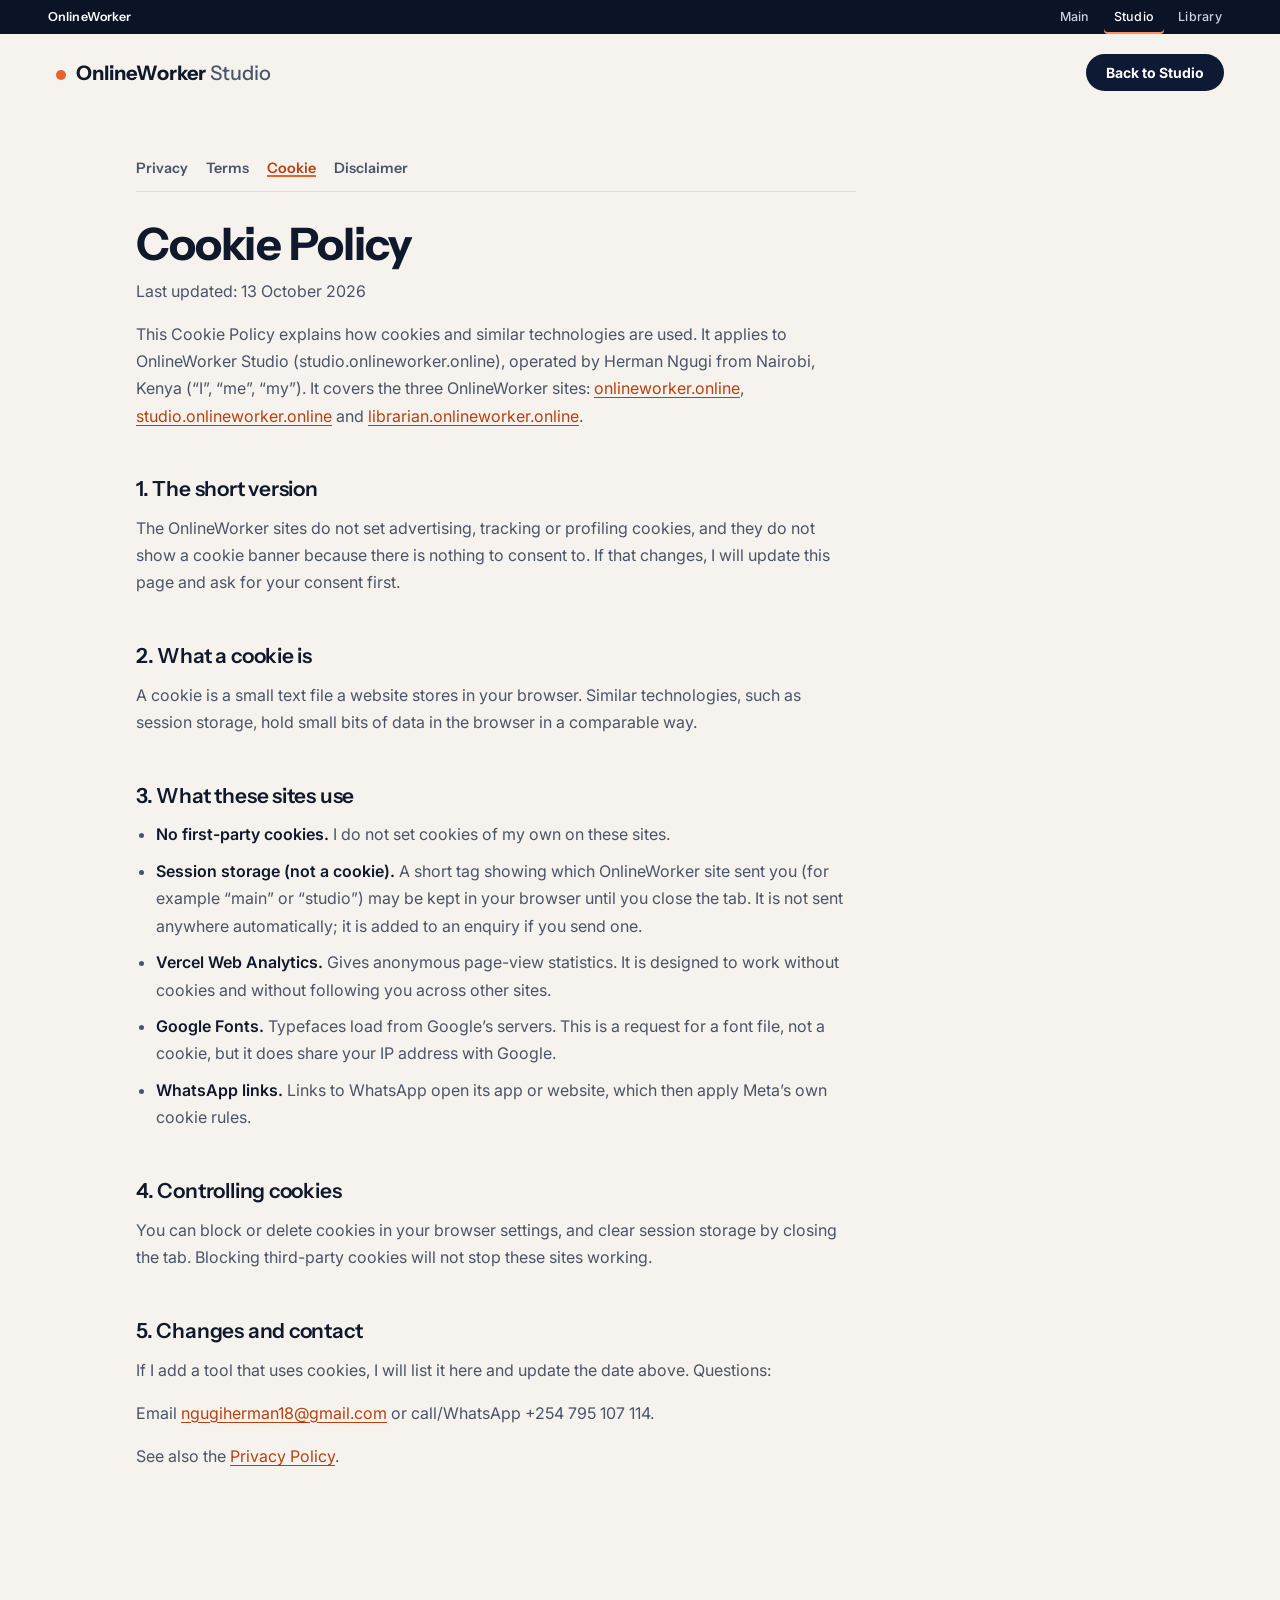
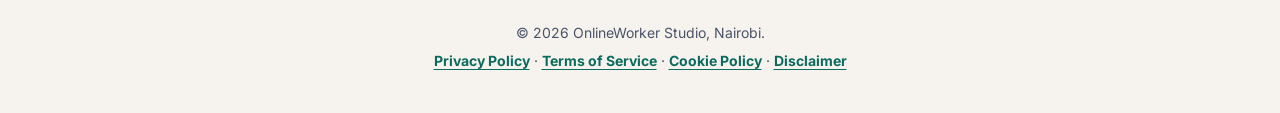
<file: cookies/index.html>
<!DOCTYPE html>
<html lang="en">
<head>
  <meta charset="utf-8">
  <meta name="viewport" content="width=device-width, initial-scale=1">
  <title>Cookie Policy | OnlineWorker Studio</title>
  <meta name="description" content="Which cookies and similar technologies the site uses.">
  <meta name="theme-color" content="#0E1A33">
  <link rel="canonical" href="https://studio.onlineworker.online/cookies/">
  <link rel="icon" href="/assets/img/favicon.svg" type="image/svg+xml">
  <link rel="preconnect" href="https://fonts.googleapis.com">
  <link rel="preconnect" href="https://fonts.gstatic.com" crossorigin>
  <link href="https://fonts.googleapis.com/css2?family=Inter:wght@400;500;600;700&family=Instrument+Sans:wght@500;600;700&display=swap" rel="stylesheet">
  <link rel="stylesheet" href="/assets/css/ow-tokens.css">
  <link rel="stylesheet" href="/assets/css/styles.css">
</head>
<body>
  <a class="skip" href="#main">Skip to content</a>
  <div class="ow-bar"><div class="ow-bar-in"><span class="ow-bar-lead">OnlineWorker</span><nav aria-label="OnlineWorker sites"><a href="https://onlineworker.online/?src=studio">Main</a><a href="https://studio.onlineworker.online/" aria-current="page">Studio</a><a href="https://librarian.onlineworker.online/?src=studio">Library</a></nav></div></div>
  <header class="top"><a class="brand" href="/">OnlineWorker <span>Studio</span></a><a class="btn btn-sm" href="/">Back to Studio</a></header>
  <main id="main" class="legal-wrap">
    <div class="legal"><nav class="legal-nav" aria-label="Legal pages"><a href="/privacy/">Privacy</a><a href="/terms/">Terms</a><a href="/cookies/" aria-current="page">Cookie</a><a href="/disclaimer/">Disclaimer</a></nav><h1 class="legal-title">Cookie Policy</h1>
<p class="legal-meta">Last updated: 13 October 2026</p><p>This Cookie Policy explains how cookies and similar technologies are used. It applies to OnlineWorker Studio (studio.onlineworker.online), operated by Herman Ngugi from Nairobi, Kenya (“I”, “me”, “my”). It covers the three OnlineWorker sites: <a href="https://onlineworker.online">onlineworker.online</a>, <a href="https://studio.onlineworker.online">studio.onlineworker.online</a> and <a href="https://librarian.onlineworker.online">librarian.onlineworker.online</a>.</p>
<h2>1. The short version</h2>
<p>The OnlineWorker sites do not set advertising, tracking or profiling cookies, and they do not show a cookie banner because there is nothing to consent to. If that changes, I will update this page and ask for your consent first.</p>
<h2>2. What a cookie is</h2>
<p>A cookie is a small text file a website stores in your browser. Similar technologies, such as session storage, hold small bits of data in the browser in a comparable way.</p>
<h2>3. What these sites use</h2>
<ul>
<li><strong>No first-party cookies.</strong> I do not set cookies of my own on these sites.</li>
<li><strong>Session storage (not a cookie).</strong> A short tag showing which OnlineWorker site sent you (for example “main” or “studio”) may be kept in your browser until you close the tab. It is not sent anywhere automatically; it is added to an enquiry if you send one.</li>
<li><strong>Vercel Web Analytics.</strong> Gives anonymous page-view statistics. It is designed to work without cookies and without following you across other sites.</li>
<li><strong>Google Fonts.</strong> Typefaces load from Google’s servers. This is a request for a font file, not a cookie, but it does share your IP address with Google.</li>

<li><strong>WhatsApp links.</strong> Links to WhatsApp open its app or website, which then apply Meta’s own cookie rules.</li>
</ul>
<h2>4. Controlling cookies</h2>
<p>You can block or delete cookies in your browser settings, and clear session storage by closing the tab. Blocking third-party cookies will not stop these sites working.</p>
<h2>5. Changes and contact</h2>
<p>If I add a tool that uses cookies, I will list it here and update the date above. Questions: </p>
<p>Email <a href="mailto:ngugiherman18@gmail.com">ngugiherman18@gmail.com</a> or call/WhatsApp +254 795 107 114.</p>
<p>See also the <a href="/privacy/">Privacy Policy</a>.</p>
</div>
  </main>
  <footer class="foot">
    <p>© <span id="year">2026</span> OnlineWorker Studio, Nairobi.</p>
    <p class="foot-links ow-legal-links"><a href="/privacy/">Privacy Policy</a> · <a href="/terms/">Terms of Service</a> · <a href="/cookies/">Cookie Policy</a> · <a href="/disclaimer/">Disclaimer</a></p>
  </footer>
  <script>document.getElementById('year').textContent=new Date().getFullYear()</script>
</body>
</html>
</file>
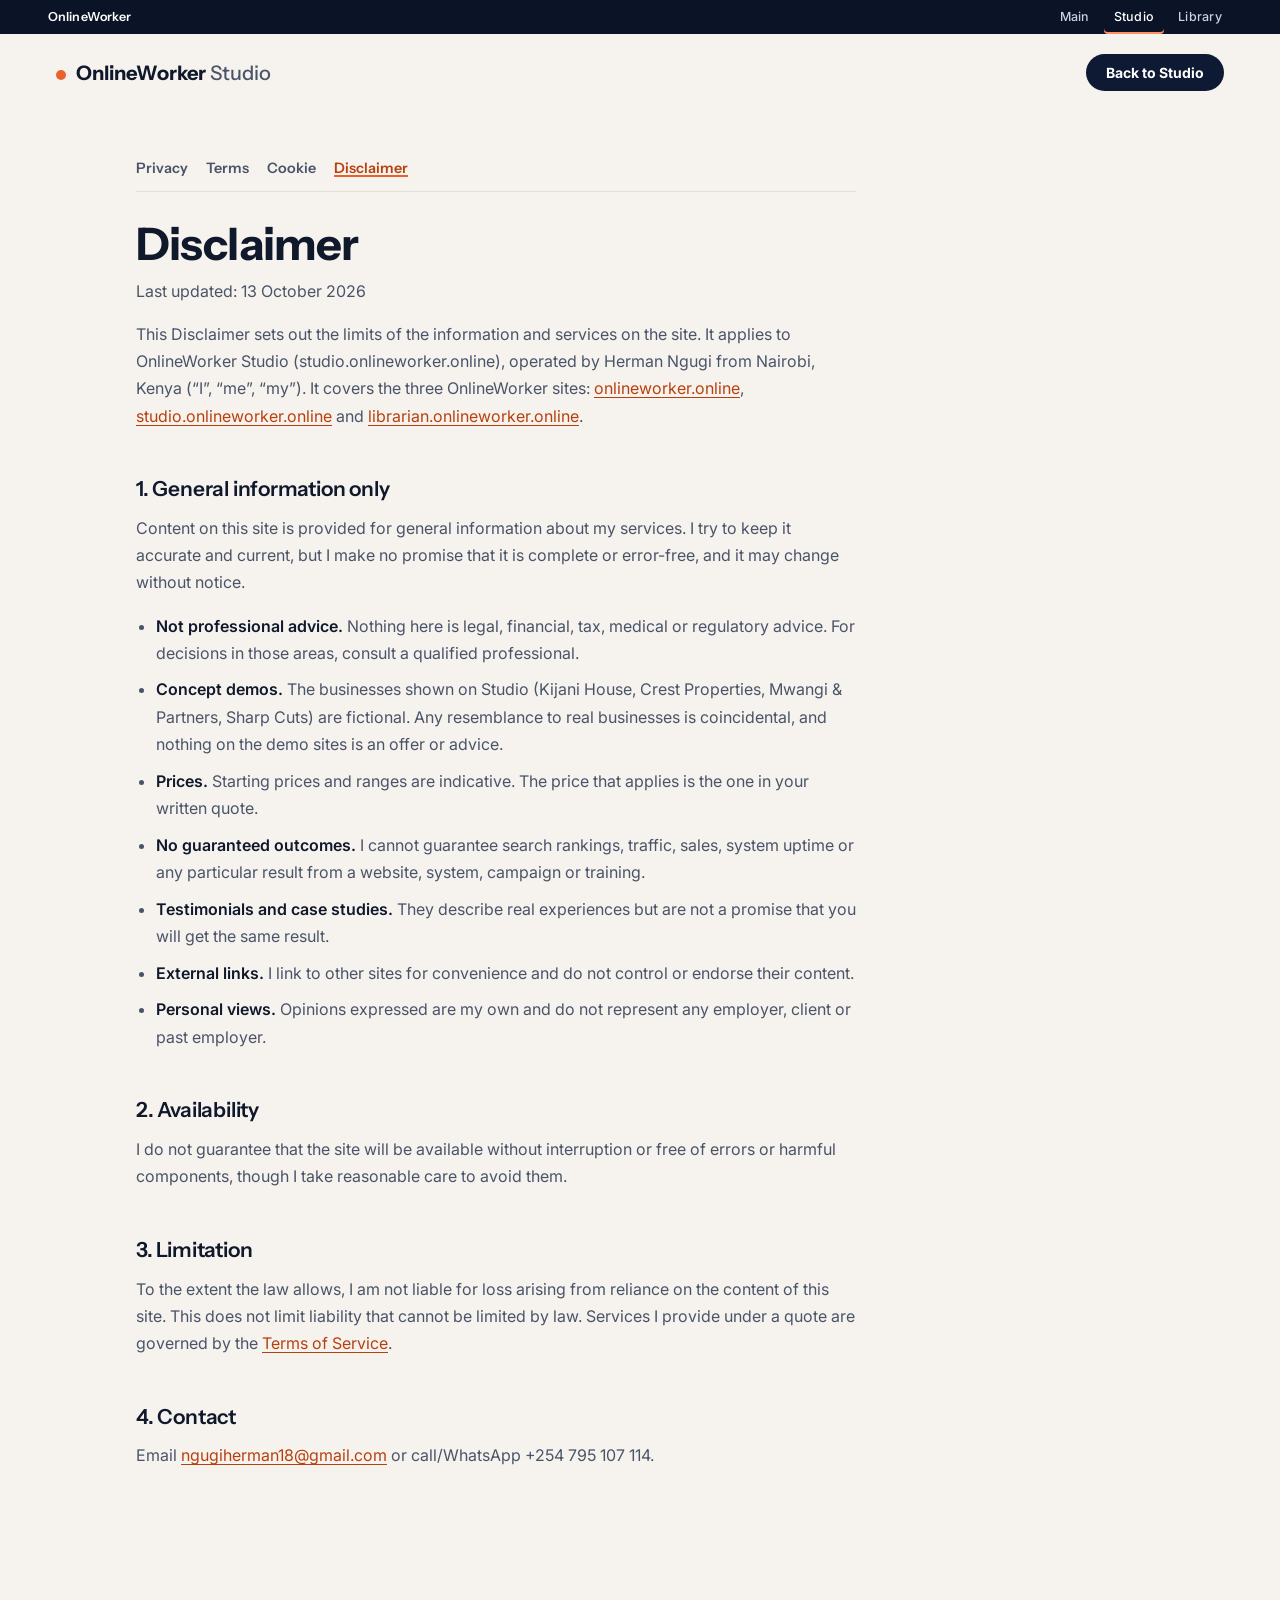
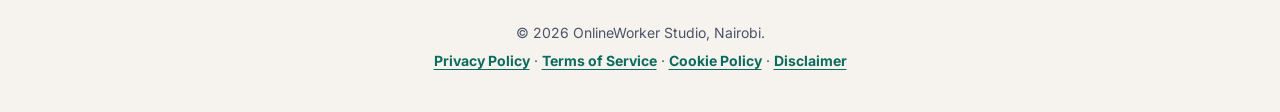
<file: disclaimer/index.html>
<!DOCTYPE html>
<html lang="en">
<head>
  <meta charset="utf-8">
  <meta name="viewport" content="width=device-width, initial-scale=1">
  <title>Disclaimer | OnlineWorker Studio</title>
  <meta name="description" content="The limits of the information and services on the site.">
  <meta name="theme-color" content="#0E1A33">
  <link rel="canonical" href="https://studio.onlineworker.online/disclaimer/">
  <link rel="icon" href="/assets/img/favicon.svg" type="image/svg+xml">
  <link rel="preconnect" href="https://fonts.googleapis.com">
  <link rel="preconnect" href="https://fonts.gstatic.com" crossorigin>
  <link href="https://fonts.googleapis.com/css2?family=Inter:wght@400;500;600;700&family=Instrument+Sans:wght@500;600;700&display=swap" rel="stylesheet">
  <link rel="stylesheet" href="/assets/css/ow-tokens.css">
  <link rel="stylesheet" href="/assets/css/styles.css">
</head>
<body>
  <a class="skip" href="#main">Skip to content</a>
  <div class="ow-bar"><div class="ow-bar-in"><span class="ow-bar-lead">OnlineWorker</span><nav aria-label="OnlineWorker sites"><a href="https://onlineworker.online/?src=studio">Main</a><a href="https://studio.onlineworker.online/" aria-current="page">Studio</a><a href="https://librarian.onlineworker.online/?src=studio">Library</a></nav></div></div>
  <header class="top"><a class="brand" href="/">OnlineWorker <span>Studio</span></a><a class="btn btn-sm" href="/">Back to Studio</a></header>
  <main id="main" class="legal-wrap">
    <div class="legal"><nav class="legal-nav" aria-label="Legal pages"><a href="/privacy/">Privacy</a><a href="/terms/">Terms</a><a href="/cookies/">Cookie</a><a href="/disclaimer/" aria-current="page">Disclaimer</a></nav><h1 class="legal-title">Disclaimer</h1>
<p class="legal-meta">Last updated: 13 October 2026</p><p>This Disclaimer sets out the limits of the information and services on the site. It applies to OnlineWorker Studio (studio.onlineworker.online), operated by Herman Ngugi from Nairobi, Kenya (“I”, “me”, “my”). It covers the three OnlineWorker sites: <a href="https://onlineworker.online">onlineworker.online</a>, <a href="https://studio.onlineworker.online">studio.onlineworker.online</a> and <a href="https://librarian.onlineworker.online">librarian.onlineworker.online</a>.</p>
<h2>1. General information only</h2>
<p>Content on this site is provided for general information about my services. I try to keep it accurate and current, but I make no promise that it is complete or error-free, and it may change without notice.</p>
<ul>
<li><strong>Not professional advice.</strong> Nothing here is legal, financial, tax, medical or regulatory advice. For decisions in those areas, consult a qualified professional.</li>
<li><strong>Concept demos.</strong> The businesses shown on Studio (Kijani House, Crest Properties, Mwangi &amp; Partners, Sharp Cuts) are fictional. Any resemblance to real businesses is coincidental, and nothing on the demo sites is an offer or advice.</li>
<li><strong>Prices.</strong> Starting prices and ranges are indicative. The price that applies is the one in your written quote.</li>
<li><strong>No guaranteed outcomes.</strong> I cannot guarantee search rankings, traffic, sales, system uptime or any particular result from a website, system, campaign or training.</li>
<li><strong>Testimonials and case studies.</strong> They describe real experiences but are not a promise that you will get the same result.</li>
<li><strong>External links.</strong> I link to other sites for convenience and do not control or endorse their content.</li>
<li><strong>Personal views.</strong> Opinions expressed are my own and do not represent any employer, client or past employer.</li>
</ul>
<h2>2. Availability</h2>
<p>I do not guarantee that the site will be available without interruption or free of errors or harmful components, though I take reasonable care to avoid them.</p>
<h2>3. Limitation</h2>
<p>To the extent the law allows, I am not liable for loss arising from reliance on the content of this site. This does not limit liability that cannot be limited by law. Services I provide under a quote are governed by the <a href="/terms/">Terms of Service</a>.</p>
<h2>4. Contact</h2>
<p>Email <a href="mailto:ngugiherman18@gmail.com">ngugiherman18@gmail.com</a> or call/WhatsApp +254 795 107 114.</p>
</div>
  </main>
  <footer class="foot">
    <p>© <span id="year">2026</span> OnlineWorker Studio, Nairobi.</p>
    <p class="foot-links ow-legal-links"><a href="/privacy/">Privacy Policy</a> · <a href="/terms/">Terms of Service</a> · <a href="/cookies/">Cookie Policy</a> · <a href="/disclaimer/">Disclaimer</a></p>
  </footer>
  <script>document.getElementById('year').textContent=new Date().getFullYear()</script>
</body>
</html>
</file>
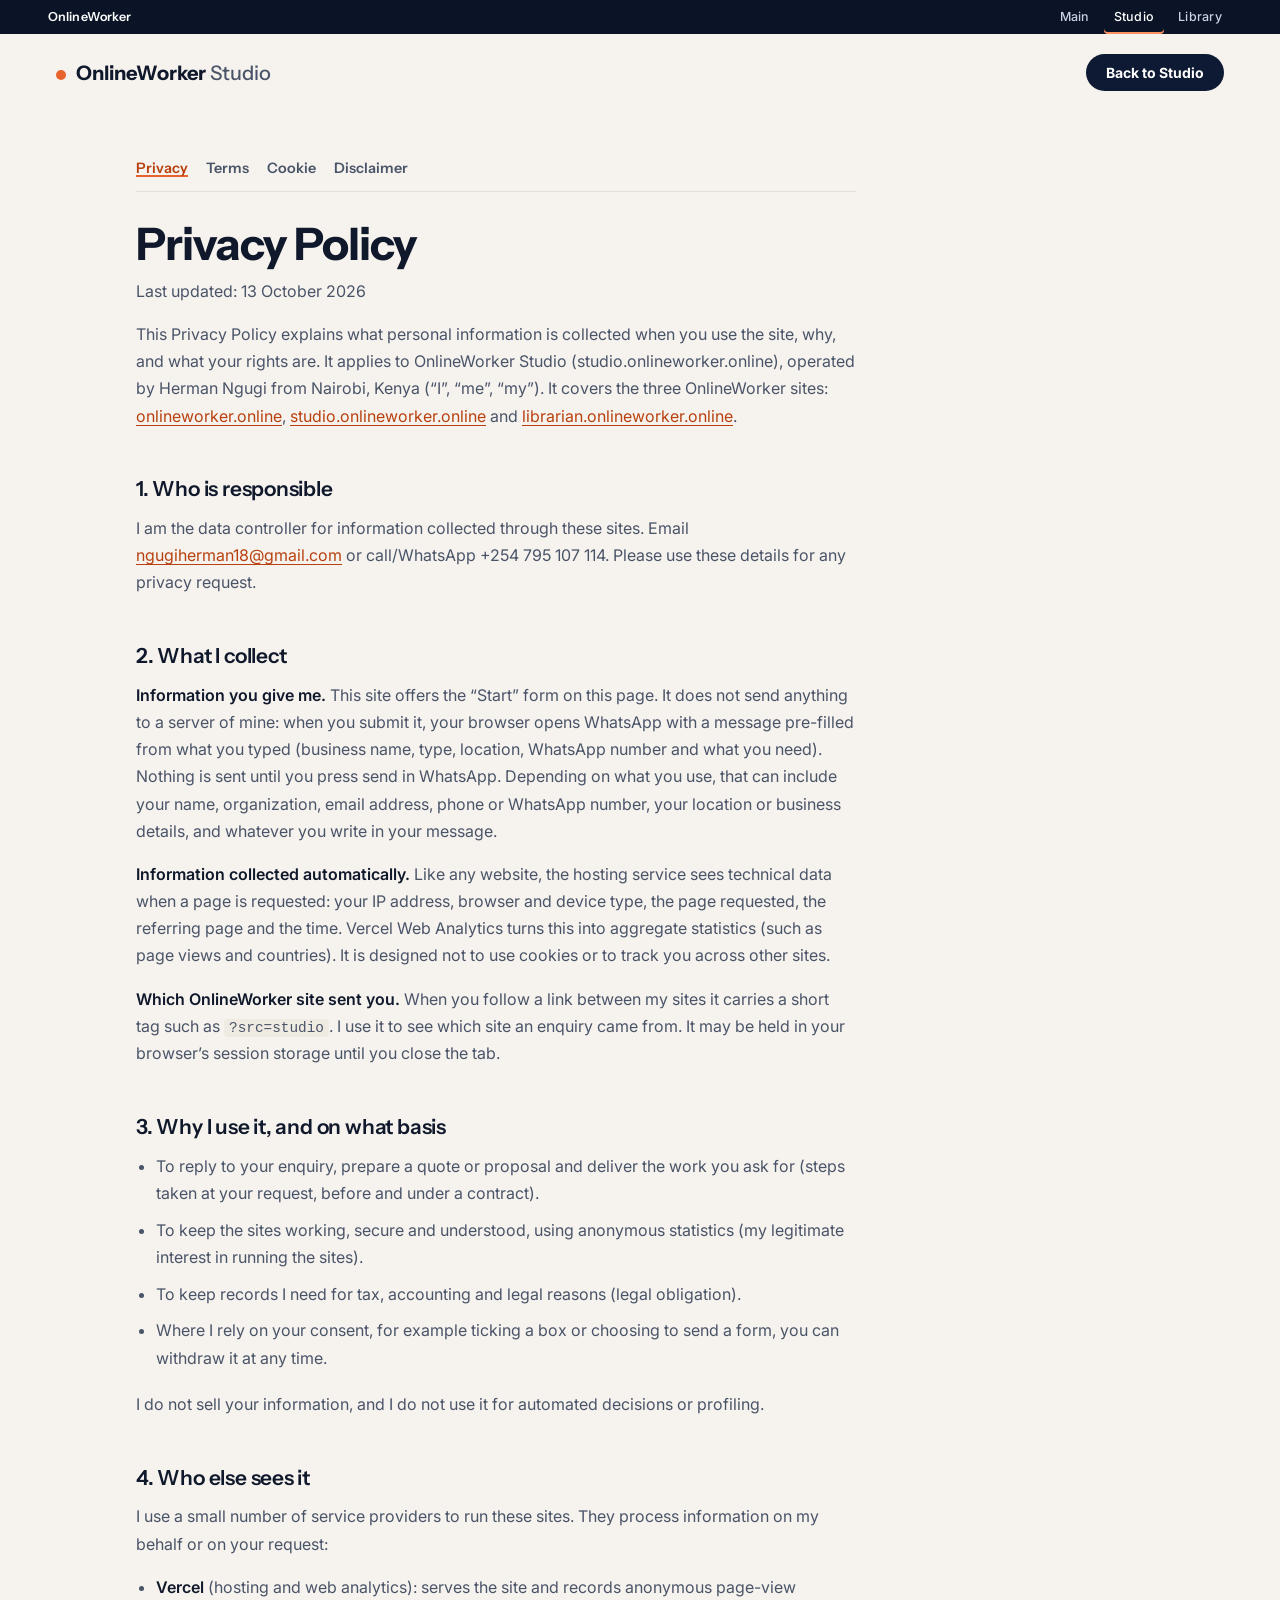
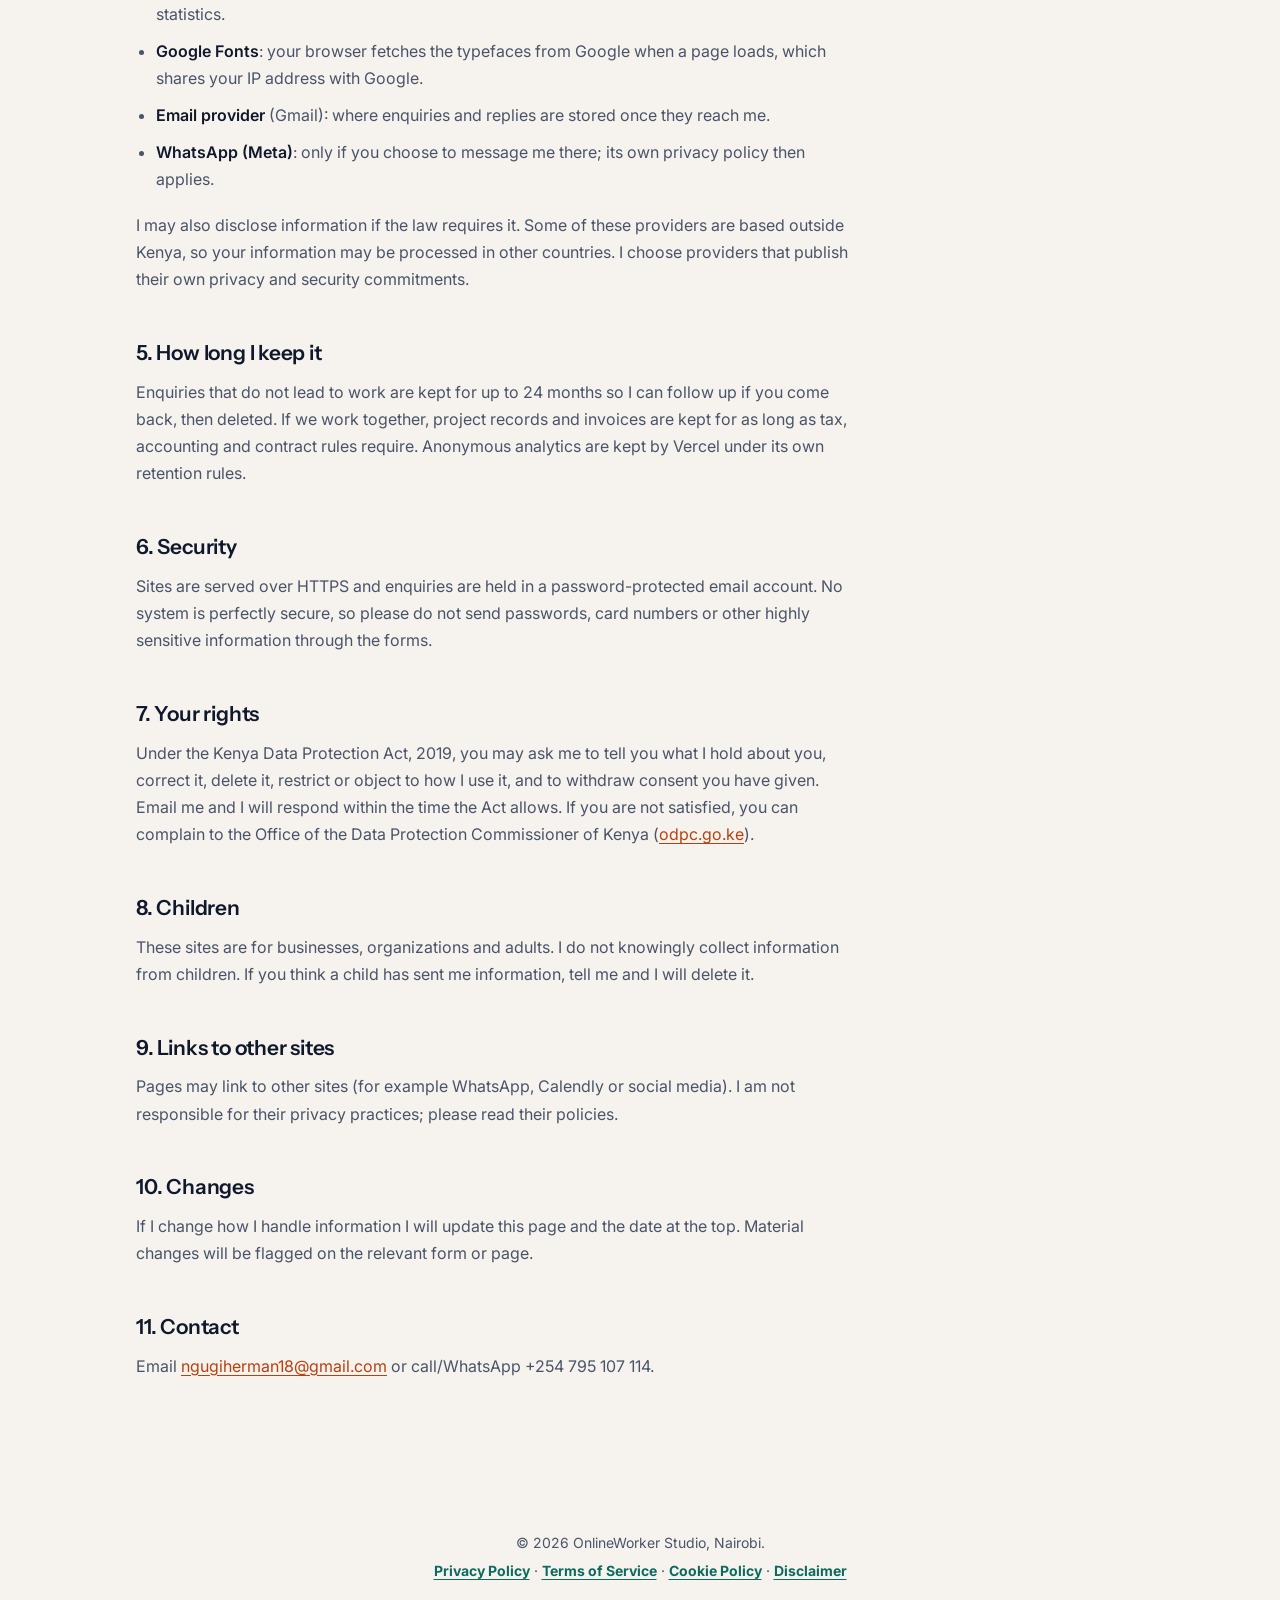
<file: privacy/index.html>
<!DOCTYPE html>
<html lang="en">
<head>
  <meta charset="utf-8">
  <meta name="viewport" content="width=device-width, initial-scale=1">
  <title>Privacy Policy | OnlineWorker Studio</title>
  <meta name="description" content="How personal information is collected, used and protected, and your rights under Kenya’s Data Protection Act.">
  <meta name="theme-color" content="#0E1A33">
  <link rel="canonical" href="https://studio.onlineworker.online/privacy/">
  <link rel="icon" href="/assets/img/favicon.svg" type="image/svg+xml">
  <link rel="preconnect" href="https://fonts.googleapis.com">
  <link rel="preconnect" href="https://fonts.gstatic.com" crossorigin>
  <link href="https://fonts.googleapis.com/css2?family=Inter:wght@400;500;600;700&family=Instrument+Sans:wght@500;600;700&display=swap" rel="stylesheet">
  <link rel="stylesheet" href="/assets/css/ow-tokens.css">
  <link rel="stylesheet" href="/assets/css/styles.css">
</head>
<body>
  <a class="skip" href="#main">Skip to content</a>
  <div class="ow-bar"><div class="ow-bar-in"><span class="ow-bar-lead">OnlineWorker</span><nav aria-label="OnlineWorker sites"><a href="https://onlineworker.online/?src=studio">Main</a><a href="https://studio.onlineworker.online/" aria-current="page">Studio</a><a href="https://librarian.onlineworker.online/?src=studio">Library</a></nav></div></div>
  <header class="top"><a class="brand" href="/">OnlineWorker <span>Studio</span></a><a class="btn btn-sm" href="/">Back to Studio</a></header>
  <main id="main" class="legal-wrap">
    <div class="legal"><nav class="legal-nav" aria-label="Legal pages"><a href="/privacy/" aria-current="page">Privacy</a><a href="/terms/">Terms</a><a href="/cookies/">Cookie</a><a href="/disclaimer/">Disclaimer</a></nav><h1 class="legal-title">Privacy Policy</h1>
<p class="legal-meta">Last updated: 13 October 2026</p><p>This Privacy Policy explains what personal information is collected when you use the site, why, and what your rights are. It applies to OnlineWorker Studio (studio.onlineworker.online), operated by Herman Ngugi from Nairobi, Kenya (“I”, “me”, “my”). It covers the three OnlineWorker sites: <a href="https://onlineworker.online">onlineworker.online</a>, <a href="https://studio.onlineworker.online">studio.onlineworker.online</a> and <a href="https://librarian.onlineworker.online">librarian.onlineworker.online</a>.</p>
<h2>1. Who is responsible</h2>
<p>I am the data controller for information collected through these sites. Email <a href="mailto:ngugiherman18@gmail.com">ngugiherman18@gmail.com</a> or call/WhatsApp +254 795 107 114. Please use these details for any privacy request.</p>
<h2>2. What I collect</h2>
<p><strong>Information you give me.</strong> This site offers the “Start” form on this page. It does not send anything to a server of mine: when you submit it, your browser opens WhatsApp with a message pre-filled from what you typed (business name, type, location, WhatsApp number and what you need). Nothing is sent until you press send in WhatsApp. Depending on what you use, that can include your name, organization, email address, phone or WhatsApp number, your location or business details, and whatever you write in your message.</p>
<p><strong>Information collected automatically.</strong> Like any website, the hosting service sees technical data when a page is requested: your IP address, browser and device type, the page requested, the referring page and the time. Vercel Web Analytics turns this into aggregate statistics (such as page views and countries). It is designed not to use cookies or to track you across other sites.</p>
<p><strong>Which OnlineWorker site sent you.</strong> When you follow a link between my sites it carries a short tag such as <code>?src=studio</code>. I use it to see which site an enquiry came from. It may be held in your browser’s session storage until you close the tab.</p>
<h2>3. Why I use it, and on what basis</h2>
<ul>
<li>To reply to your enquiry, prepare a quote or proposal and deliver the work you ask for (steps taken at your request, before and under a contract).</li>
<li>To keep the sites working, secure and understood, using anonymous statistics (my legitimate interest in running the sites).</li>
<li>To keep records I need for tax, accounting and legal reasons (legal obligation).</li>
<li>Where I rely on your consent, for example ticking a box or choosing to send a form, you can withdraw it at any time.</li>
</ul>
<p>I do not sell your information, and I do not use it for automated decisions or profiling.</p>
<h2>4. Who else sees it</h2>
<p>I use a small number of service providers to run these sites. They process information on my behalf or on your request:</p>
<ul><li><strong>Vercel</strong> (hosting and web analytics): serves the site and records anonymous page-view statistics.</li><li><strong>Google Fonts</strong>: your browser fetches the typefaces from Google when a page loads, which shares your IP address with Google.</li><li><strong>Email provider</strong> (Gmail): where enquiries and replies are stored once they reach me.</li><li><strong>WhatsApp (Meta)</strong>: only if you choose to message me there; its own privacy policy then applies.</li></ul>
<p>I may also disclose information if the law requires it. Some of these providers are based outside Kenya, so your information may be processed in other countries. I choose providers that publish their own privacy and security commitments.</p>
<h2>5. How long I keep it</h2>
<p>Enquiries that do not lead to work are kept for up to 24 months so I can follow up if you come back, then deleted. If we work together, project records and invoices are kept for as long as tax, accounting and contract rules require. Anonymous analytics are kept by Vercel under its own retention rules.</p>
<h2>6. Security</h2>
<p>Sites are served over HTTPS and enquiries are held in a password-protected email account. No system is perfectly secure, so please do not send passwords, card numbers or other highly sensitive information through the forms.</p>
<h2>7. Your rights</h2>
<p>Under the Kenya Data Protection Act, 2019, you may ask me to tell you what I hold about you, correct it, delete it, restrict or object to how I use it, and to withdraw consent you have given. Email me and I will respond within the time the Act allows. If you are not satisfied, you can complain to the Office of the Data Protection Commissioner of Kenya (<a href="https://www.odpc.go.ke">odpc.go.ke</a>).</p>
<h2>8. Children</h2>
<p>These sites are for businesses, organizations and adults. I do not knowingly collect information from children. If you think a child has sent me information, tell me and I will delete it.</p>
<h2>9. Links to other sites</h2>
<p>Pages may link to other sites (for example WhatsApp, Calendly or social media). I am not responsible for their privacy practices; please read their policies.</p>
<h2>10. Changes</h2>
<p>If I change how I handle information I will update this page and the date at the top. Material changes will be flagged on the relevant form or page.</p>
<h2>11. Contact</h2>
<p>Email <a href="mailto:ngugiherman18@gmail.com">ngugiherman18@gmail.com</a> or call/WhatsApp +254 795 107 114.</p>
</div>
  </main>
  <footer class="foot">
    <p>© <span id="year">2026</span> OnlineWorker Studio, Nairobi.</p>
    <p class="foot-links ow-legal-links"><a href="/privacy/">Privacy Policy</a> · <a href="/terms/">Terms of Service</a> · <a href="/cookies/">Cookie Policy</a> · <a href="/disclaimer/">Disclaimer</a></p>
  </footer>
  <script>document.getElementById('year').textContent=new Date().getFullYear()</script>
</body>
</html>
</file>
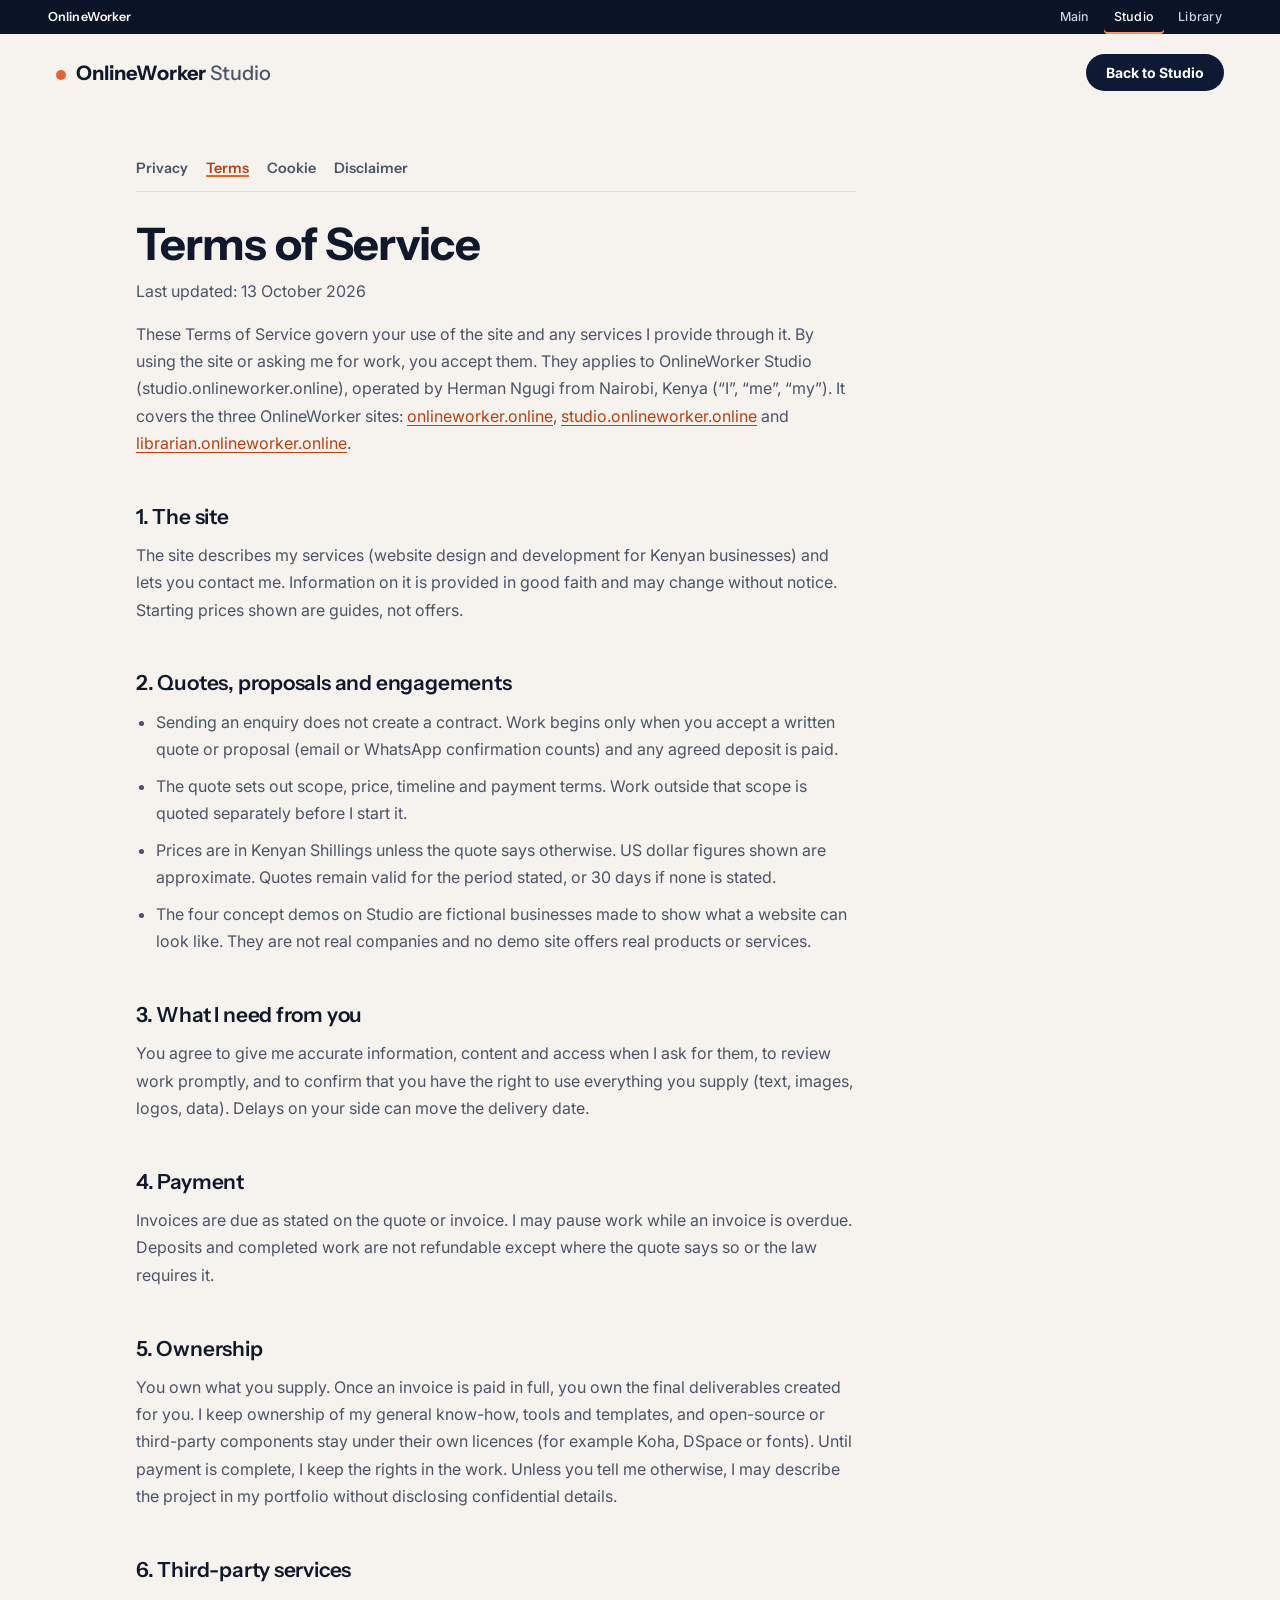
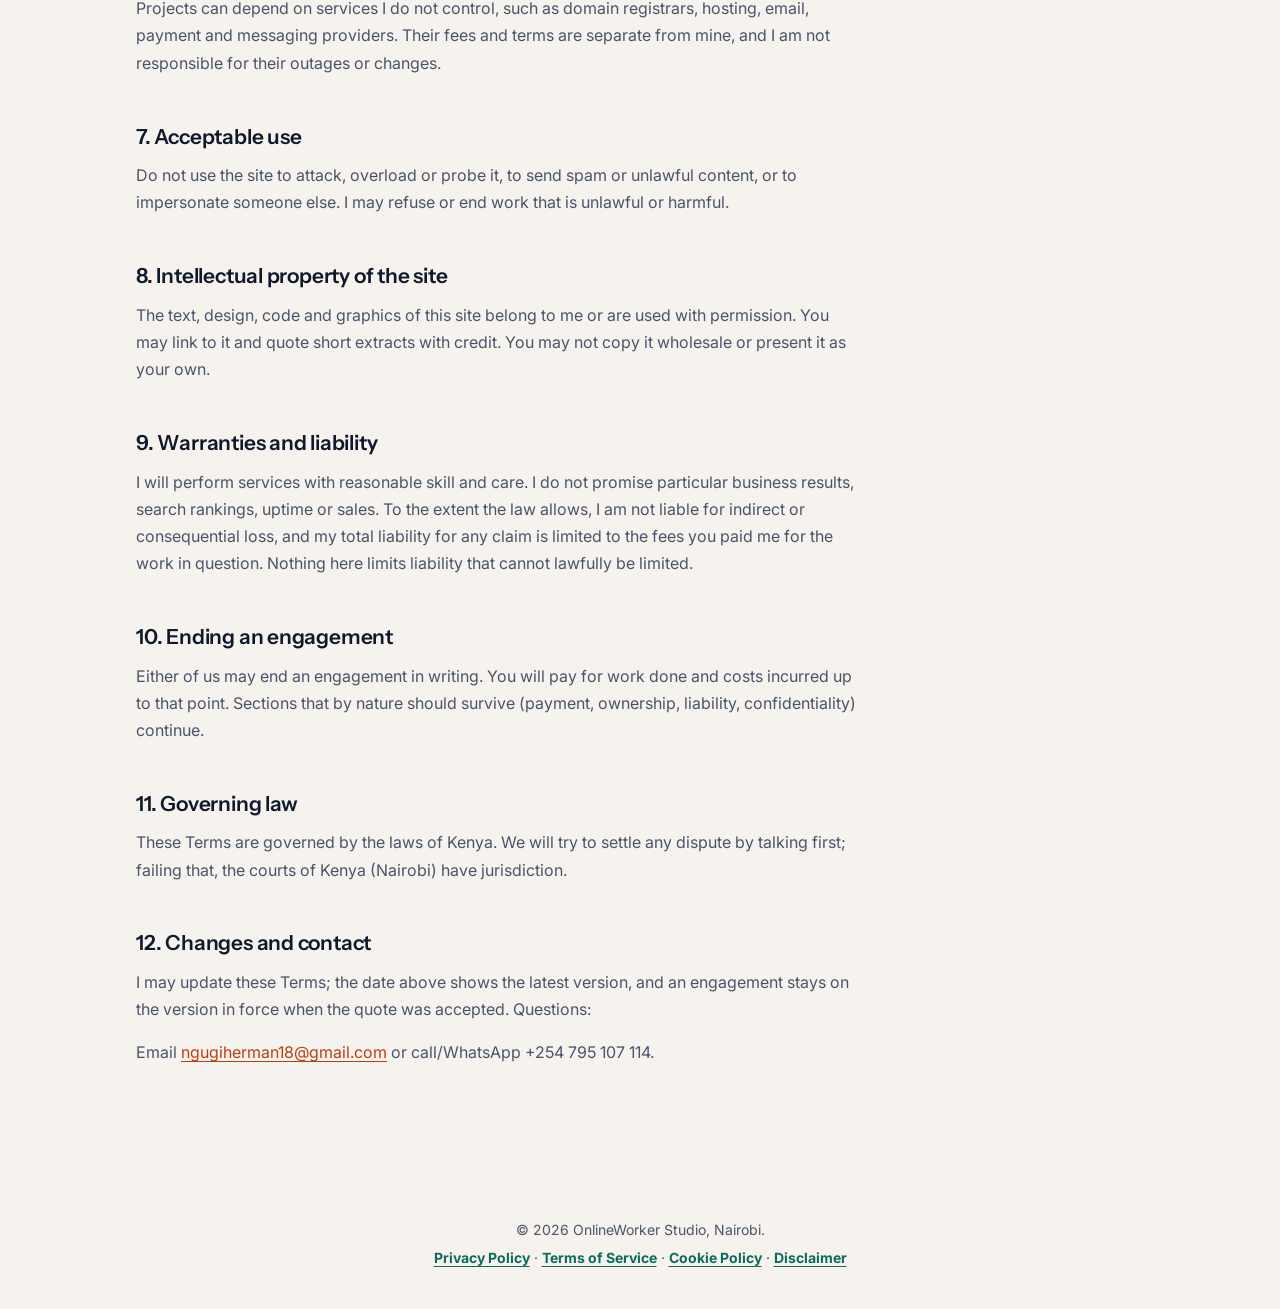
<file: terms/index.html>
<!DOCTYPE html>
<html lang="en">
<head>
  <meta charset="utf-8">
  <meta name="viewport" content="width=device-width, initial-scale=1">
  <title>Terms of Service | OnlineWorker Studio</title>
  <meta name="description" content="The terms for using the site and for work I do for you.">
  <meta name="theme-color" content="#0E1A33">
  <link rel="canonical" href="https://studio.onlineworker.online/terms/">
  <link rel="icon" href="/assets/img/favicon.svg" type="image/svg+xml">
  <link rel="preconnect" href="https://fonts.googleapis.com">
  <link rel="preconnect" href="https://fonts.gstatic.com" crossorigin>
  <link href="https://fonts.googleapis.com/css2?family=Inter:wght@400;500;600;700&family=Instrument+Sans:wght@500;600;700&display=swap" rel="stylesheet">
  <link rel="stylesheet" href="/assets/css/ow-tokens.css">
  <link rel="stylesheet" href="/assets/css/styles.css">
</head>
<body>
  <a class="skip" href="#main">Skip to content</a>
  <div class="ow-bar"><div class="ow-bar-in"><span class="ow-bar-lead">OnlineWorker</span><nav aria-label="OnlineWorker sites"><a href="https://onlineworker.online/?src=studio">Main</a><a href="https://studio.onlineworker.online/" aria-current="page">Studio</a><a href="https://librarian.onlineworker.online/?src=studio">Library</a></nav></div></div>
  <header class="top"><a class="brand" href="/">OnlineWorker <span>Studio</span></a><a class="btn btn-sm" href="/">Back to Studio</a></header>
  <main id="main" class="legal-wrap">
    <div class="legal"><nav class="legal-nav" aria-label="Legal pages"><a href="/privacy/">Privacy</a><a href="/terms/" aria-current="page">Terms</a><a href="/cookies/">Cookie</a><a href="/disclaimer/">Disclaimer</a></nav><h1 class="legal-title">Terms of Service</h1>
<p class="legal-meta">Last updated: 13 October 2026</p><p>These Terms of Service govern your use of the site and any services I provide through it. By using the site or asking me for work, you accept them. They applies to OnlineWorker Studio (studio.onlineworker.online), operated by Herman Ngugi from Nairobi, Kenya (“I”, “me”, “my”). It covers the three OnlineWorker sites: <a href="https://onlineworker.online">onlineworker.online</a>, <a href="https://studio.onlineworker.online">studio.onlineworker.online</a> and <a href="https://librarian.onlineworker.online">librarian.onlineworker.online</a>.</p>
<h2>1. The site</h2>
<p>The site describes my services (website design and development for Kenyan businesses) and lets you contact me. Information on it is provided in good faith and may change without notice. Starting prices shown are guides, not offers.</p>
<h2>2. Quotes, proposals and engagements</h2>
<ul>
<li>Sending an enquiry does not create a contract. Work begins only when you accept a written quote or proposal (email or WhatsApp confirmation counts) and any agreed deposit is paid.</li>
<li>The quote sets out scope, price, timeline and payment terms. Work outside that scope is quoted separately before I start it.</li>
<li>Prices are in Kenyan Shillings unless the quote says otherwise. US dollar figures shown are approximate. Quotes remain valid for the period stated, or 30 days if none is stated.</li>
<li>The four concept demos on Studio are fictional businesses made to show what a website can look like. They are not real companies and no demo site offers real products or services.</li></ul>
<h2>3. What I need from you</h2>
<p>You agree to give me accurate information, content and access when I ask for them, to review work promptly, and to confirm that you have the right to use everything you supply (text, images, logos, data). Delays on your side can move the delivery date.</p>
<h2>4. Payment</h2>
<p>Invoices are due as stated on the quote or invoice. I may pause work while an invoice is overdue. Deposits and completed work are not refundable except where the quote says so or the law requires it.</p>
<h2>5. Ownership</h2>
<p>You own what you supply. Once an invoice is paid in full, you own the final deliverables created for you. I keep ownership of my general know-how, tools and templates, and open-source or third-party components stay under their own licences (for example Koha, DSpace or fonts). Until payment is complete, I keep the rights in the work. Unless you tell me otherwise, I may describe the project in my portfolio without disclosing confidential details.</p>
<h2>6. Third-party services</h2>
<p>Projects can depend on services I do not control, such as domain registrars, hosting, email, payment and messaging providers. Their fees and terms are separate from mine, and I am not responsible for their outages or changes.</p>
<h2>7. Acceptable use</h2>
<p>Do not use the site to attack, overload or probe it, to send spam or unlawful content, or to impersonate someone else. I may refuse or end work that is unlawful or harmful.</p>
<h2>8. Intellectual property of the site</h2>
<p>The text, design, code and graphics of this site belong to me or are used with permission. You may link to it and quote short extracts with credit. You may not copy it wholesale or present it as your own.</p>
<h2>9. Warranties and liability</h2>
<p>I will perform services with reasonable skill and care. I do not promise particular business results, search rankings, uptime or sales. To the extent the law allows, I am not liable for indirect or consequential loss, and my total liability for any claim is limited to the fees you paid me for the work in question. Nothing here limits liability that cannot lawfully be limited.</p>
<h2>10. Ending an engagement</h2>
<p>Either of us may end an engagement in writing. You will pay for work done and costs incurred up to that point. Sections that by nature should survive (payment, ownership, liability, confidentiality) continue.</p>
<h2>11. Governing law</h2>
<p>These Terms are governed by the laws of Kenya. We will try to settle any dispute by talking first; failing that, the courts of Kenya (Nairobi) have jurisdiction.</p>
<h2>12. Changes and contact</h2>
<p>I may update these Terms; the date above shows the latest version, and an engagement stays on the version in force when the quote was accepted. Questions: </p>
<p>Email <a href="mailto:ngugiherman18@gmail.com">ngugiherman18@gmail.com</a> or call/WhatsApp +254 795 107 114.</p>
</div>
  </main>
  <footer class="foot">
    <p>© <span id="year">2026</span> OnlineWorker Studio, Nairobi.</p>
    <p class="foot-links ow-legal-links"><a href="/privacy/">Privacy Policy</a> · <a href="/terms/">Terms of Service</a> · <a href="/cookies/">Cookie Policy</a> · <a href="/disclaimer/">Disclaimer</a></p>
  </footer>
  <script>document.getElementById('year').textContent=new Date().getFullYear()</script>
</body>
</html>
</file>
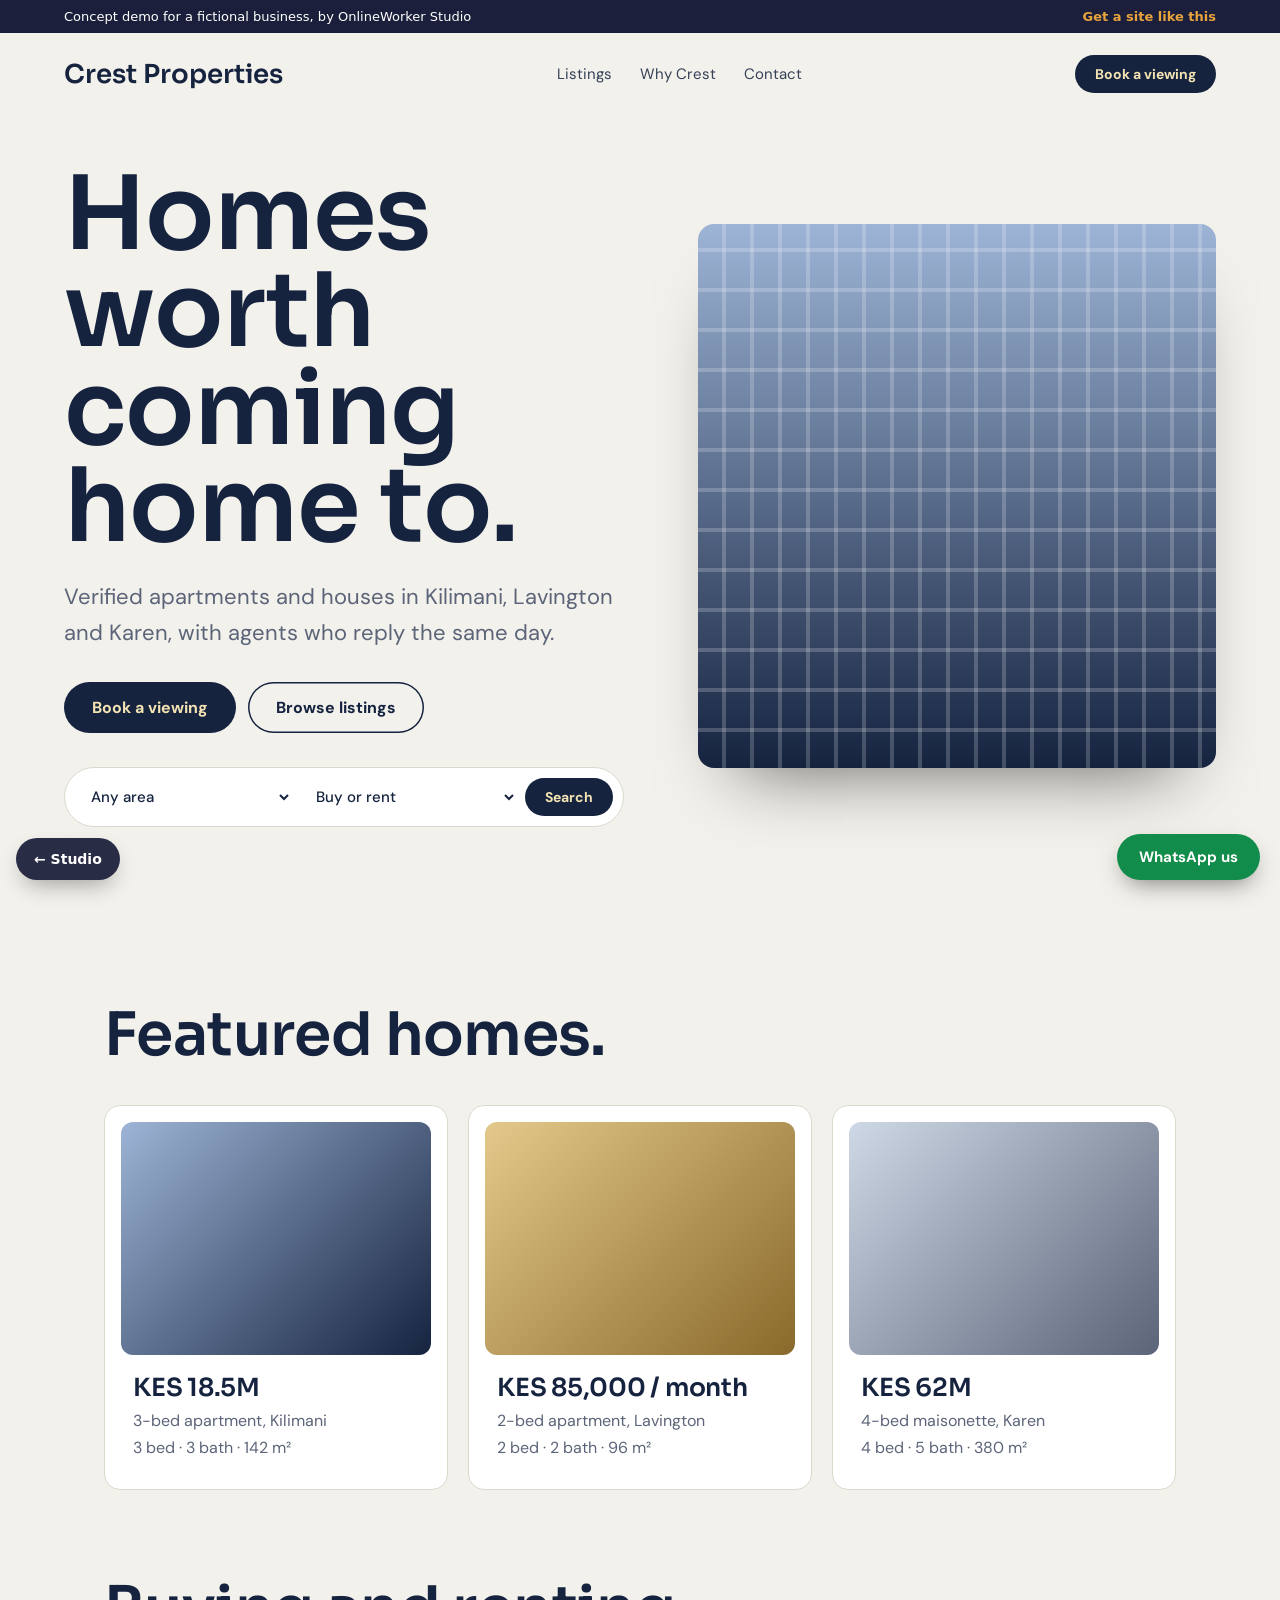
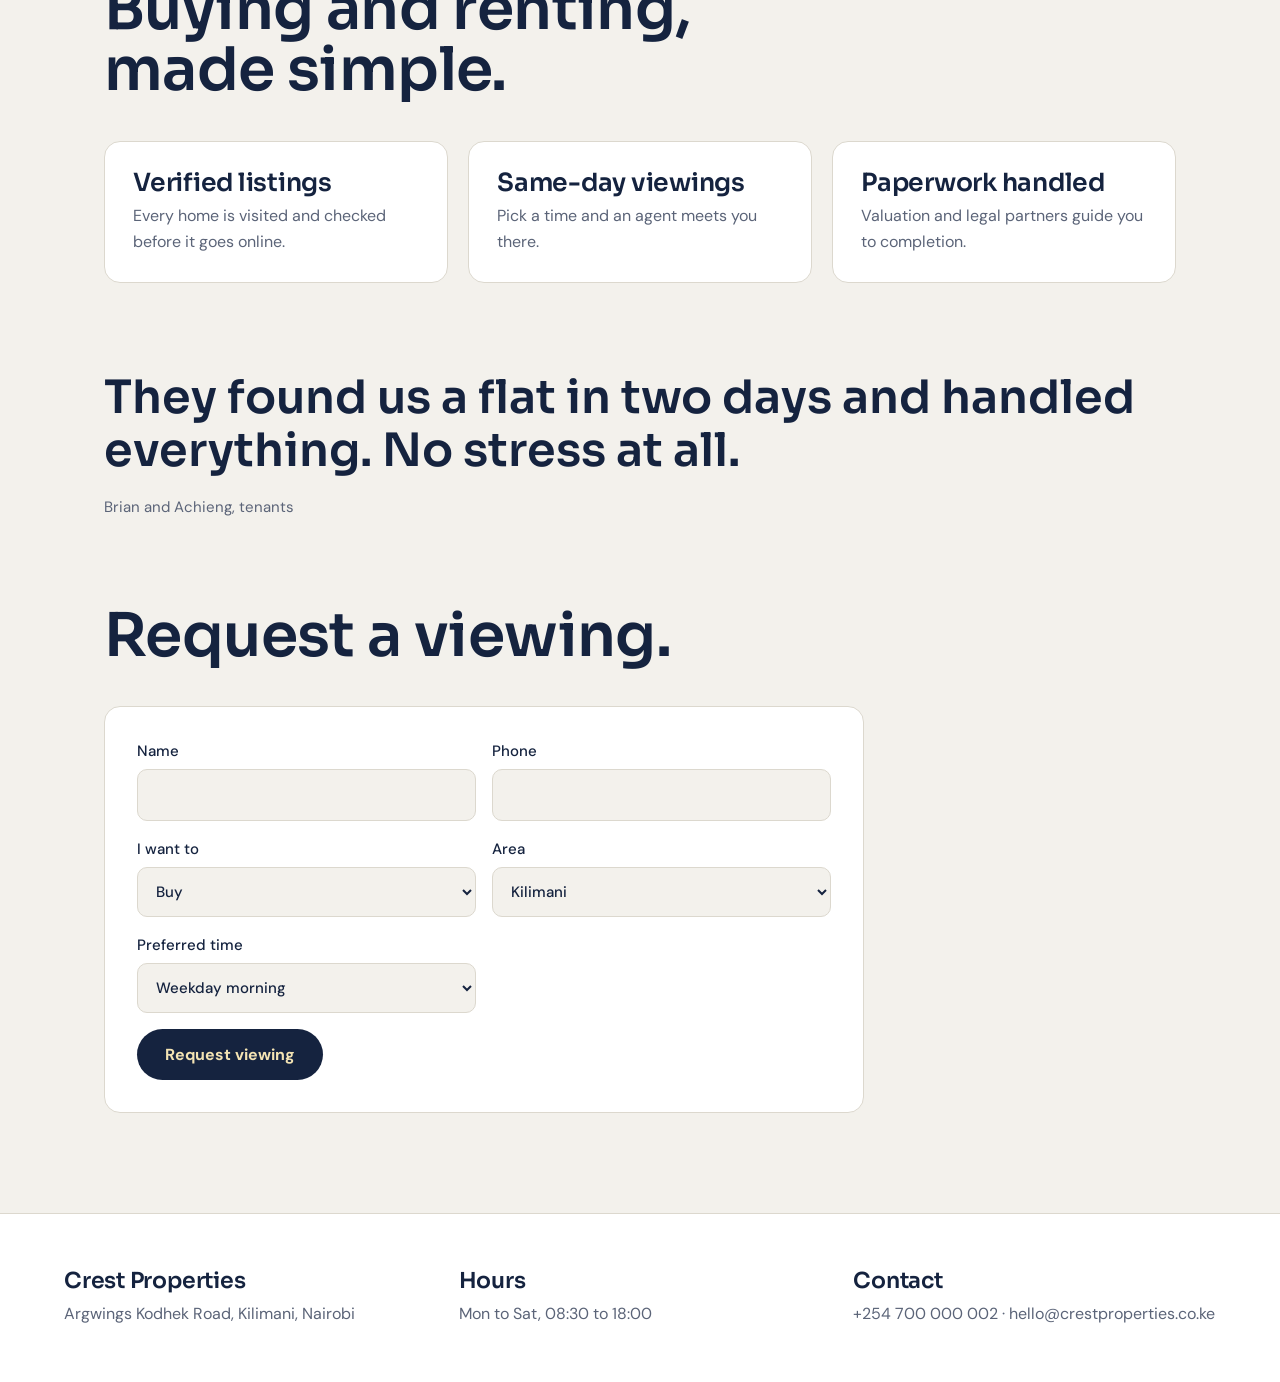
<file: demos/crest.html>
<!DOCTYPE html>
<html lang="en">
<head>
<meta charset="utf-8">
<meta name="viewport" content="width=device-width, initial-scale=1">
<title>Crest Properties | Concept demo by OnlineWorker Studio</title>
<meta name="robots" content="noindex">
<link rel="stylesheet" href="https://fonts.googleapis.com/css2?family=Sora:wght@500;700&family=DM+Sans:wght@400;500;700&display=swap">
<link rel="stylesheet" href="../assets/css/demo.css">
<style>:root{--bg:#F3F1EC;--fg:#15233F;--mut:#5B6478;--ac:#15233F;--acfg:#F3E3B3;--card:#fff;--line:#DCD8CE;--disp:'Sora',system-ui,sans-serif;--r:16px;--art:repeating-linear-gradient(90deg,transparent 0 24px,rgba(255,255,255,.2) 24px 28px),repeating-linear-gradient(0deg,transparent 0 36px,rgba(255,255,255,.2) 36px 40px),linear-gradient(180deg,#9DB4D6,#15233F);--g1:linear-gradient(135deg,#9DB4D6,#15233F);--g2:linear-gradient(135deg,#E3C98B,#8a6a2b);--g3:linear-gradient(135deg,#cfd8e6,#5B6478)}</style>
</head>
<body>
<a class="back-studio" href="/#packages">&larr; Studio</a>
<div class="dbar"><span>Concept demo for a fictional business, by OnlineWorker Studio</span><a href="../index.html#start">Get a site like this</a></div>
<header class="nav"><div class="logo">Crest Properties</div><nav><a href="#listings">Listings</a><a href="#why">Why Crest</a><a href="#enquire">Contact</a></nav><a class="btn sm" href="#enquire">Book a viewing</a></header>
<main>
<section class="hero"><div><h1>Homes worth coming home to.</h1><p class="lead">Verified apartments and houses in Kilimani, Lavington and Karen, with agents who reply the same day.</p><div class="ctas"><a class="btn" href="#enquire">Book a viewing</a><a class="btn ghost" href="#listings">Browse listings</a></div><div class="search"><select aria-label="Area"><option>Any area</option><option>Kilimani</option><option>Lavington</option><option>Karen</option></select><select aria-label="Type"><option>Buy or rent</option><option>Buy</option><option>Rent</option></select><a class="btn sm" href="#listings">Search</a></div></div><div class="art" role="img" aria-label="A glass apartment tower"></div></section>
<section class="sec" id="listings"><h2>Featured homes.</h2><div class="tiles"><div class="tile"><div class="ph"></div><h3>KES 18.5M</h3><p>3-bed apartment, Kilimani</p><span>3 bed · 3 bath · 142 m²</span></div><div class="tile"><div class="ph"></div><h3>KES 85,000 / month</h3><p>2-bed apartment, Lavington</p><span>2 bed · 2 bath · 96 m²</span></div><div class="tile"><div class="ph"></div><h3>KES 62M</h3><p>4-bed maisonette, Karen</p><span>4 bed · 5 bath · 380 m²</span></div></div></section><section class="sec" id="why"><h2>Buying and renting, made simple.</h2><div class="tiles"><div class="tile"><h3>Verified listings</h3><p>Every home is visited and checked before it goes online.</p></div><div class="tile"><h3>Same-day viewings</h3><p>Pick a time and an agent meets you there.</p></div><div class="tile"><h3>Paperwork handled</h3><p>Valuation and legal partners guide you to completion.</p></div></div></section><section class="sec"><blockquote>They found us a flat in two days and handled everything. No stress at all.<cite>Brian and Achieng, tenants</cite></blockquote></section><section class="sec" id="enquire"><h2>Request a viewing.</h2><form class="book" data-done="Thank you. An agent will call you today. On your own website, this reaches your phone instantly."><label>Name<input type="text" required></label><label>Phone<input type="tel" required></label><label>I want to<select required><option>Buy</option><option>Rent</option><option>Sell</option></select></label><label>Area<select required><option>Kilimani</option><option>Lavington</option><option>Karen</option><option>Other</option></select></label><label>Preferred time<select required><option>Weekday morning</option><option>Weekday evening</option><option>Saturday</option></select></label><button class="btn" type="submit">Request viewing</button></form></section>
</main>
<footer class="foot"><div><h3>Crest Properties</h3><p>Argwings Kodhek Road, Kilimani, Nairobi</p></div><div><h3>Hours</h3><p>Mon to Sat, 08:30 to 18:00</p></div><div><h3>Contact</h3><p>+254 700 000 002 · hello@crestproperties.co.ke</p></div></footer>
<a class="wa" href="https://wa.me/254795107114?text=Hi%20Herman%2C%20I%20explored%20the%20Crest%20Properties%20demo%20and%20want%20a%20website%20like%20it">WhatsApp us</a>
<script src="../assets/js/demo.js" defer></script>
</body>
</html>
</file>
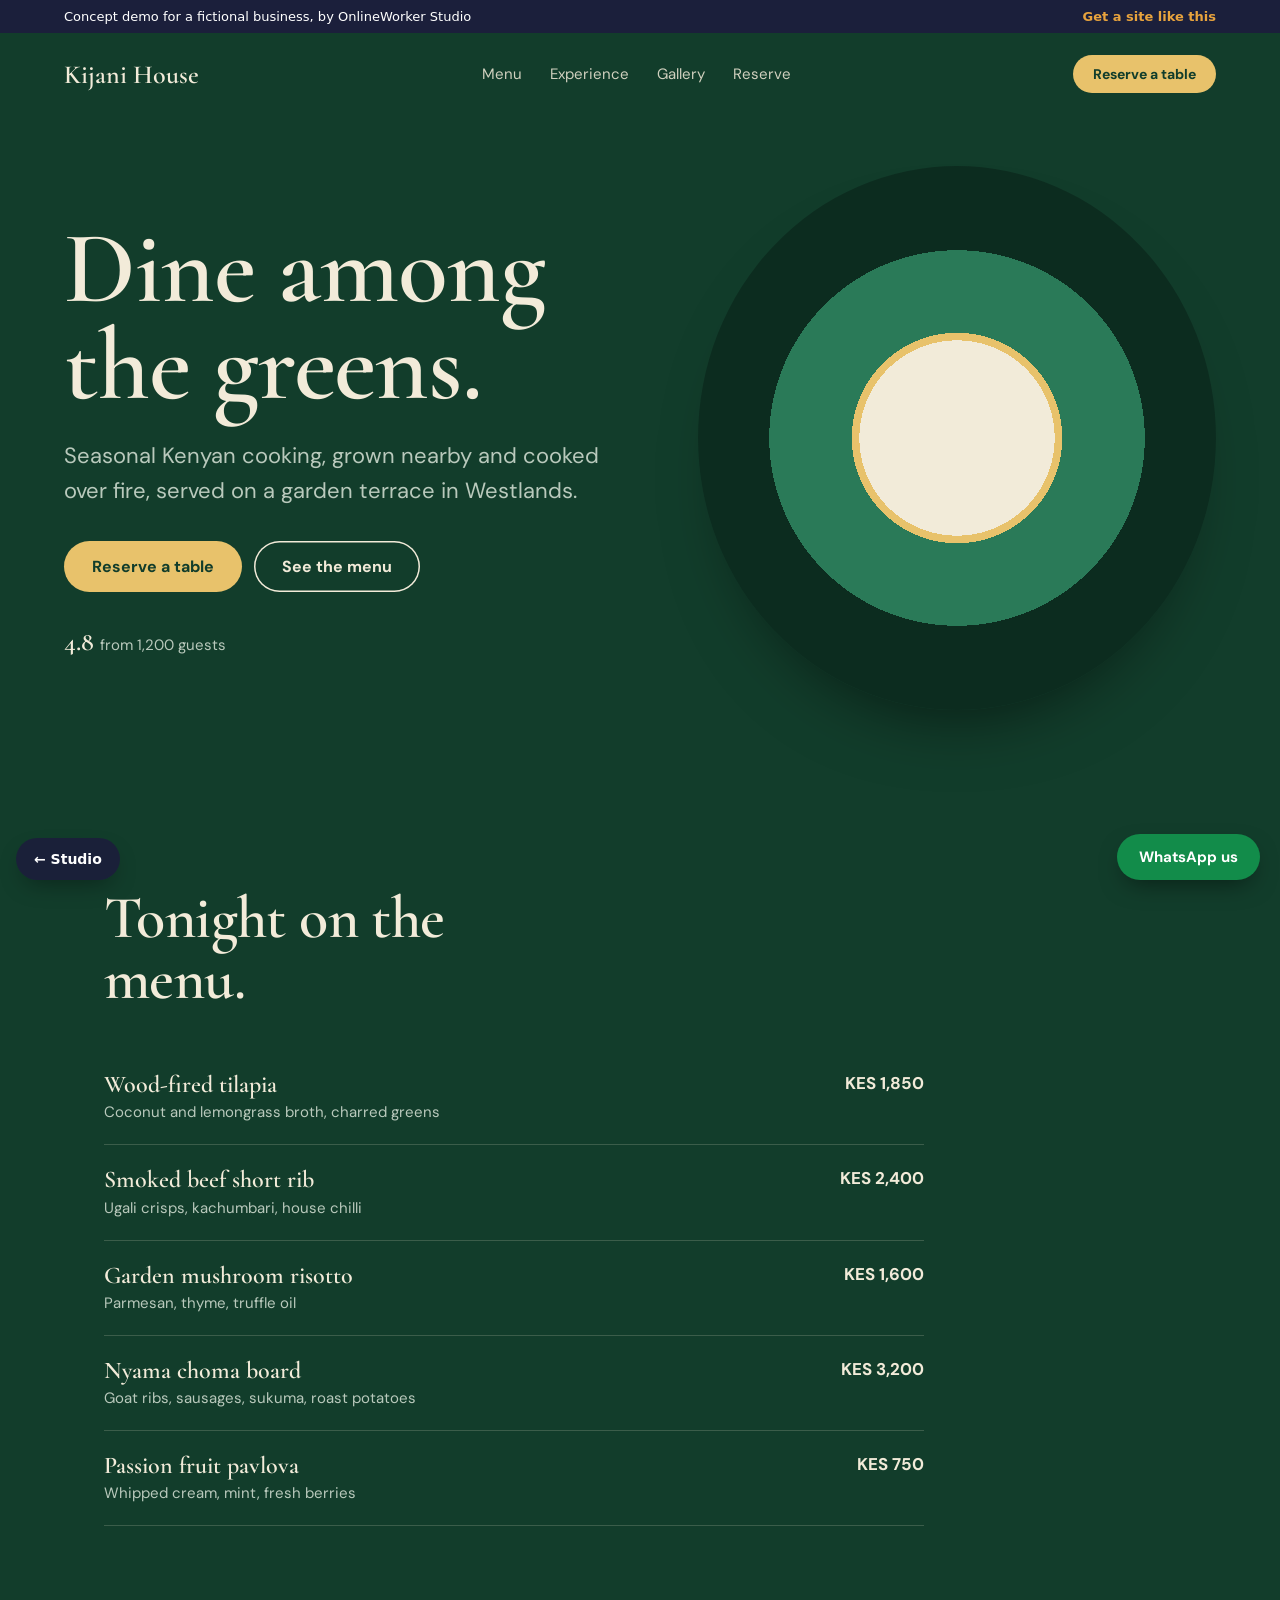
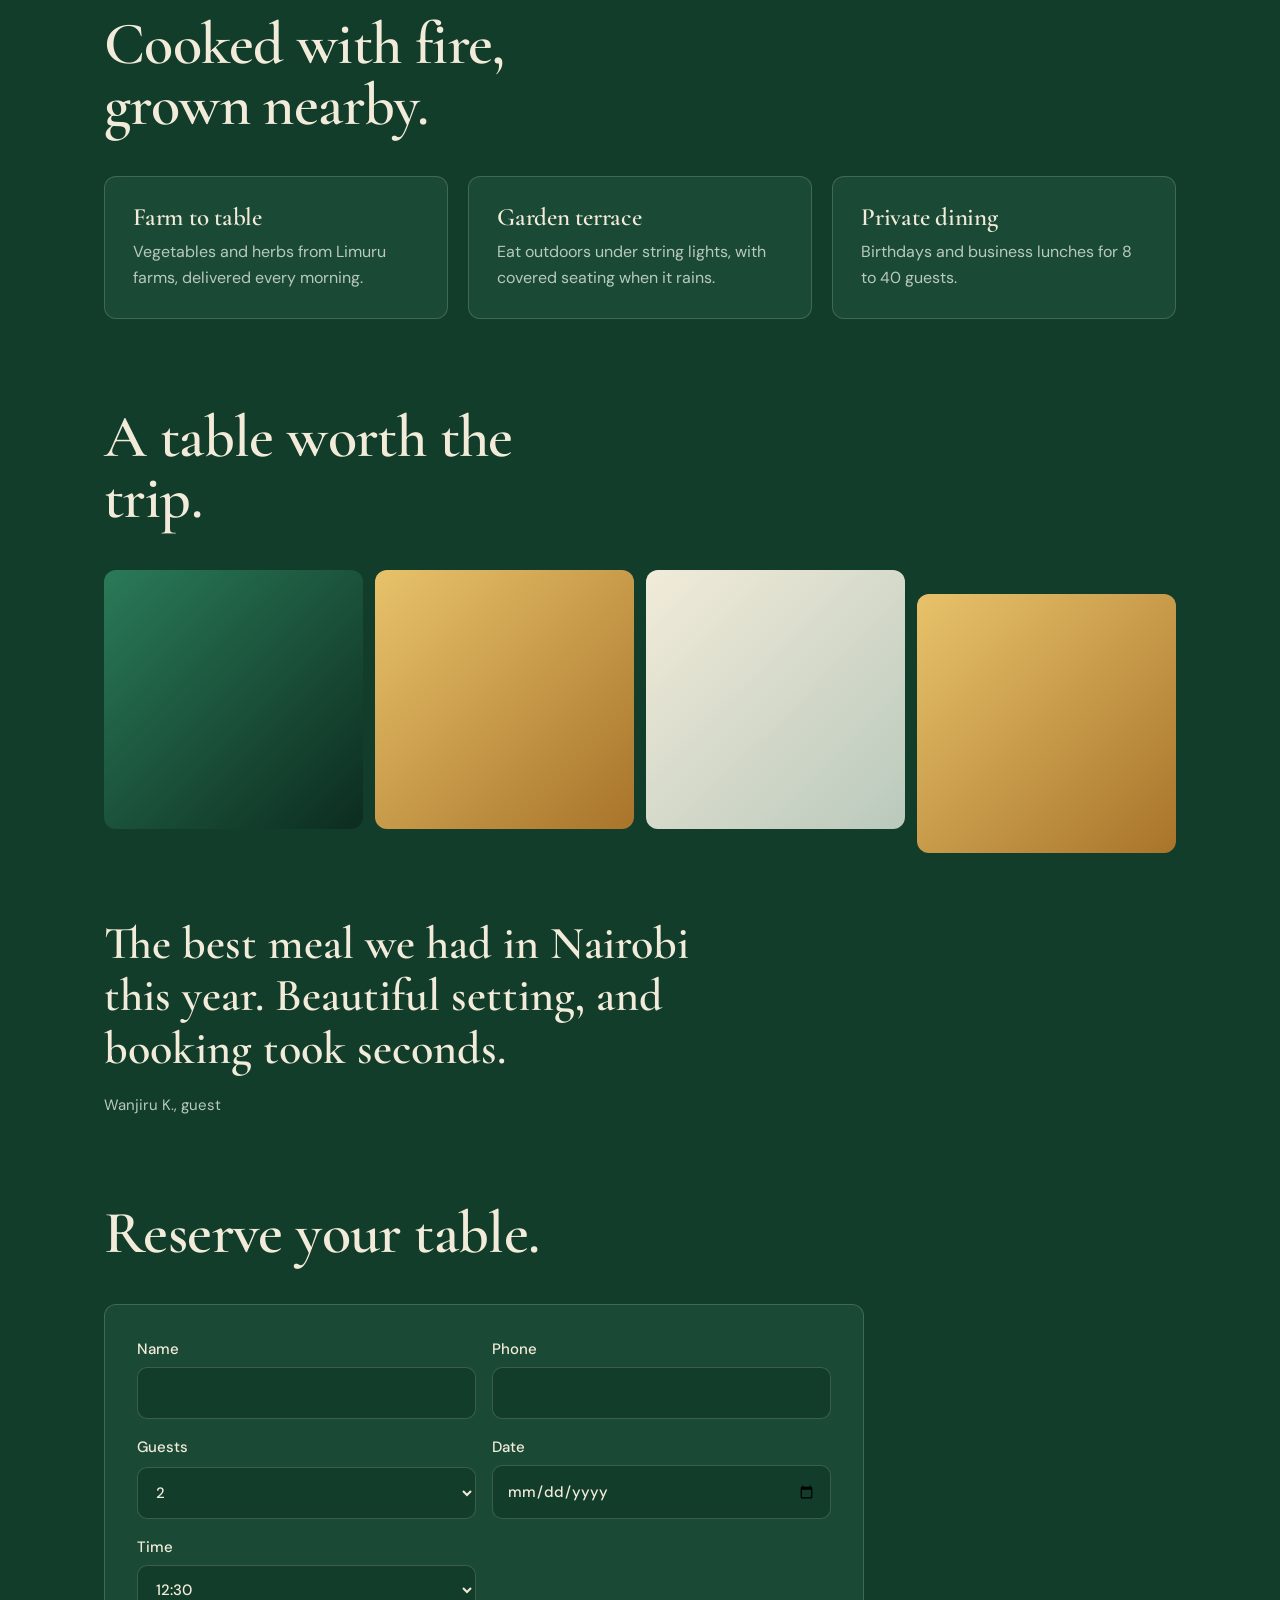
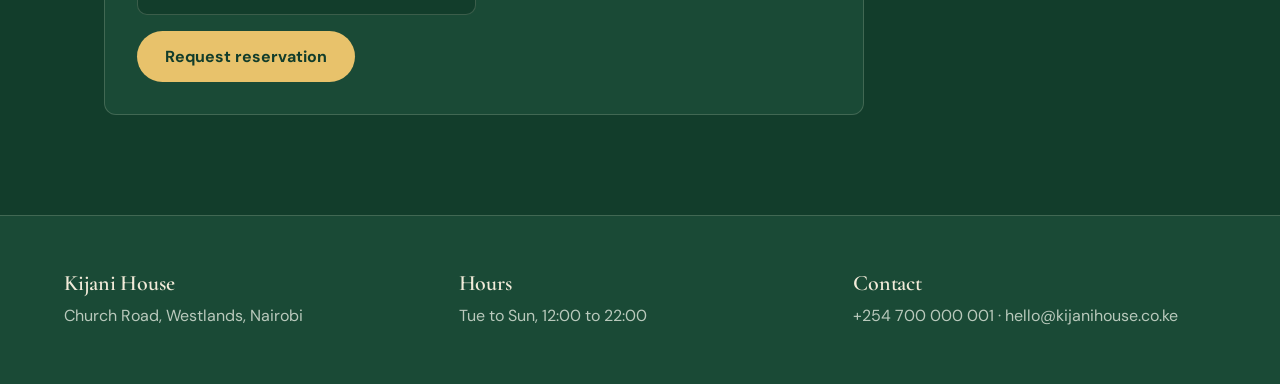
<file: demos/kijani.html>
<!DOCTYPE html>
<html lang="en">
<head>
<meta charset="utf-8">
<meta name="viewport" content="width=device-width, initial-scale=1">
<title>Kijani House | Concept demo by OnlineWorker Studio</title>
<meta name="robots" content="noindex">
<link rel="stylesheet" href="https://fonts.googleapis.com/css2?family=Cormorant+Garamond:wght@500;600;700&family=DM+Sans:wght@400;500;700&display=swap">
<link rel="stylesheet" href="../assets/css/demo.css">
<style>:root{--bg:#123D2B;--fg:#F2EBD9;--mut:#B9C9BC;--ac:#E8C26B;--acfg:#123D2B;--card:#1A4A36;--line:rgba(242,235,217,.18);--disp:'Cormorant Garamond',Georgia,serif;--ar:50%;--art:radial-gradient(circle,#F2EBD9 0 26%,#E8C26B 26% 28%,#2a7a58 28% 50%,#0c2c1f 50%);--g1:linear-gradient(135deg,#2a7a58,#0c2c1f);--g2:linear-gradient(135deg,#E8C26B,#a8742a);--g3:linear-gradient(135deg,#F2EBD9,#b9c9bc)}</style>
</head>
<body>
<a class="back-studio" href="/#packages">&larr; Studio</a>
<div class="dbar"><span>Concept demo for a fictional business, by OnlineWorker Studio</span><a href="../index.html#start">Get a site like this</a></div>
<header class="nav"><div class="logo">Kijani House</div><nav><a href="#menu">Menu</a><a href="#experience">Experience</a><a href="#gallery">Gallery</a><a href="#reserve">Reserve</a></nav><a class="btn sm" href="#reserve">Reserve a table</a></header>
<main>
<section class="hero"><div><h1>Dine among the greens.</h1><p class="lead">Seasonal Kenyan cooking, grown nearby and cooked over fire, served on a garden terrace in Westlands.</p><div class="ctas"><a class="btn" href="#reserve">Reserve a table</a><a class="btn ghost" href="#menu">See the menu</a></div><p class="stat"><b>4.8</b>from 1,200 guests</p></div><div class="art" role="img" aria-label="A plated dish seen from above"></div></section>
<section class="sec" id="menu"><h2>Tonight on the menu.</h2><ul class="rows"><li><div><b>Wood-fired tilapia</b><span>Coconut and lemongrass broth, charred greens</span></div><em>KES 1,850</em></li><li><div><b>Smoked beef short rib</b><span>Ugali crisps, kachumbari, house chilli</span></div><em>KES 2,400</em></li><li><div><b>Garden mushroom risotto</b><span>Parmesan, thyme, truffle oil</span></div><em>KES 1,600</em></li><li><div><b>Nyama choma board</b><span>Goat ribs, sausages, sukuma, roast potatoes</span></div><em>KES 3,200</em></li><li><div><b>Passion fruit pavlova</b><span>Whipped cream, mint, fresh berries</span></div><em>KES 750</em></li></ul></section><section class="sec" id="experience"><h2>Cooked with fire, grown nearby.</h2><div class="tiles"><div class="tile"><h3>Farm to table</h3><p>Vegetables and herbs from Limuru farms, delivered every morning.</p></div><div class="tile"><h3>Garden terrace</h3><p>Eat outdoors under string lights, with covered seating when it rains.</p></div><div class="tile"><h3>Private dining</h3><p>Birthdays and business lunches for 8 to 40 guests.</p></div></div></section><section class="sec" id="gallery"><h2>A table worth the trip.</h2><div class="gal"><i></i><i></i><i></i><i></i></div></section><section class="sec"><blockquote>The best meal we had in Nairobi this year. Beautiful setting, and booking took seconds.<cite>Wanjiru K., guest</cite></blockquote></section><section class="sec" id="reserve"><h2>Reserve your table.</h2><form class="book" data-done="Table requested. On your own website, this reaches your WhatsApp and inbox instantly."><label>Name<input type="text" required></label><label>Phone<input type="tel" required></label><label>Guests<select required><option>2</option><option>3</option><option>4</option><option>5</option><option>6</option><option>7 or more</option></select></label><label>Date<input type="date" required></label><label>Time<select required><option>12:30</option><option>13:30</option><option>19:00</option><option>20:00</option><option>21:00</option></select></label><button class="btn" type="submit">Request reservation</button></form></section>
</main>
<footer class="foot"><div><h3>Kijani House</h3><p>Church Road, Westlands, Nairobi</p></div><div><h3>Hours</h3><p>Tue to Sun, 12:00 to 22:00</p></div><div><h3>Contact</h3><p>+254 700 000 001 · hello@kijanihouse.co.ke</p></div></footer>
<a class="wa" href="https://wa.me/254795107114?text=Hi%20Herman%2C%20I%20explored%20the%20Kijani%20House%20demo%20and%20want%20a%20website%20like%20it">WhatsApp us</a>
<script src="../assets/js/demo.js" defer></script>
</body>
</html>
</file>
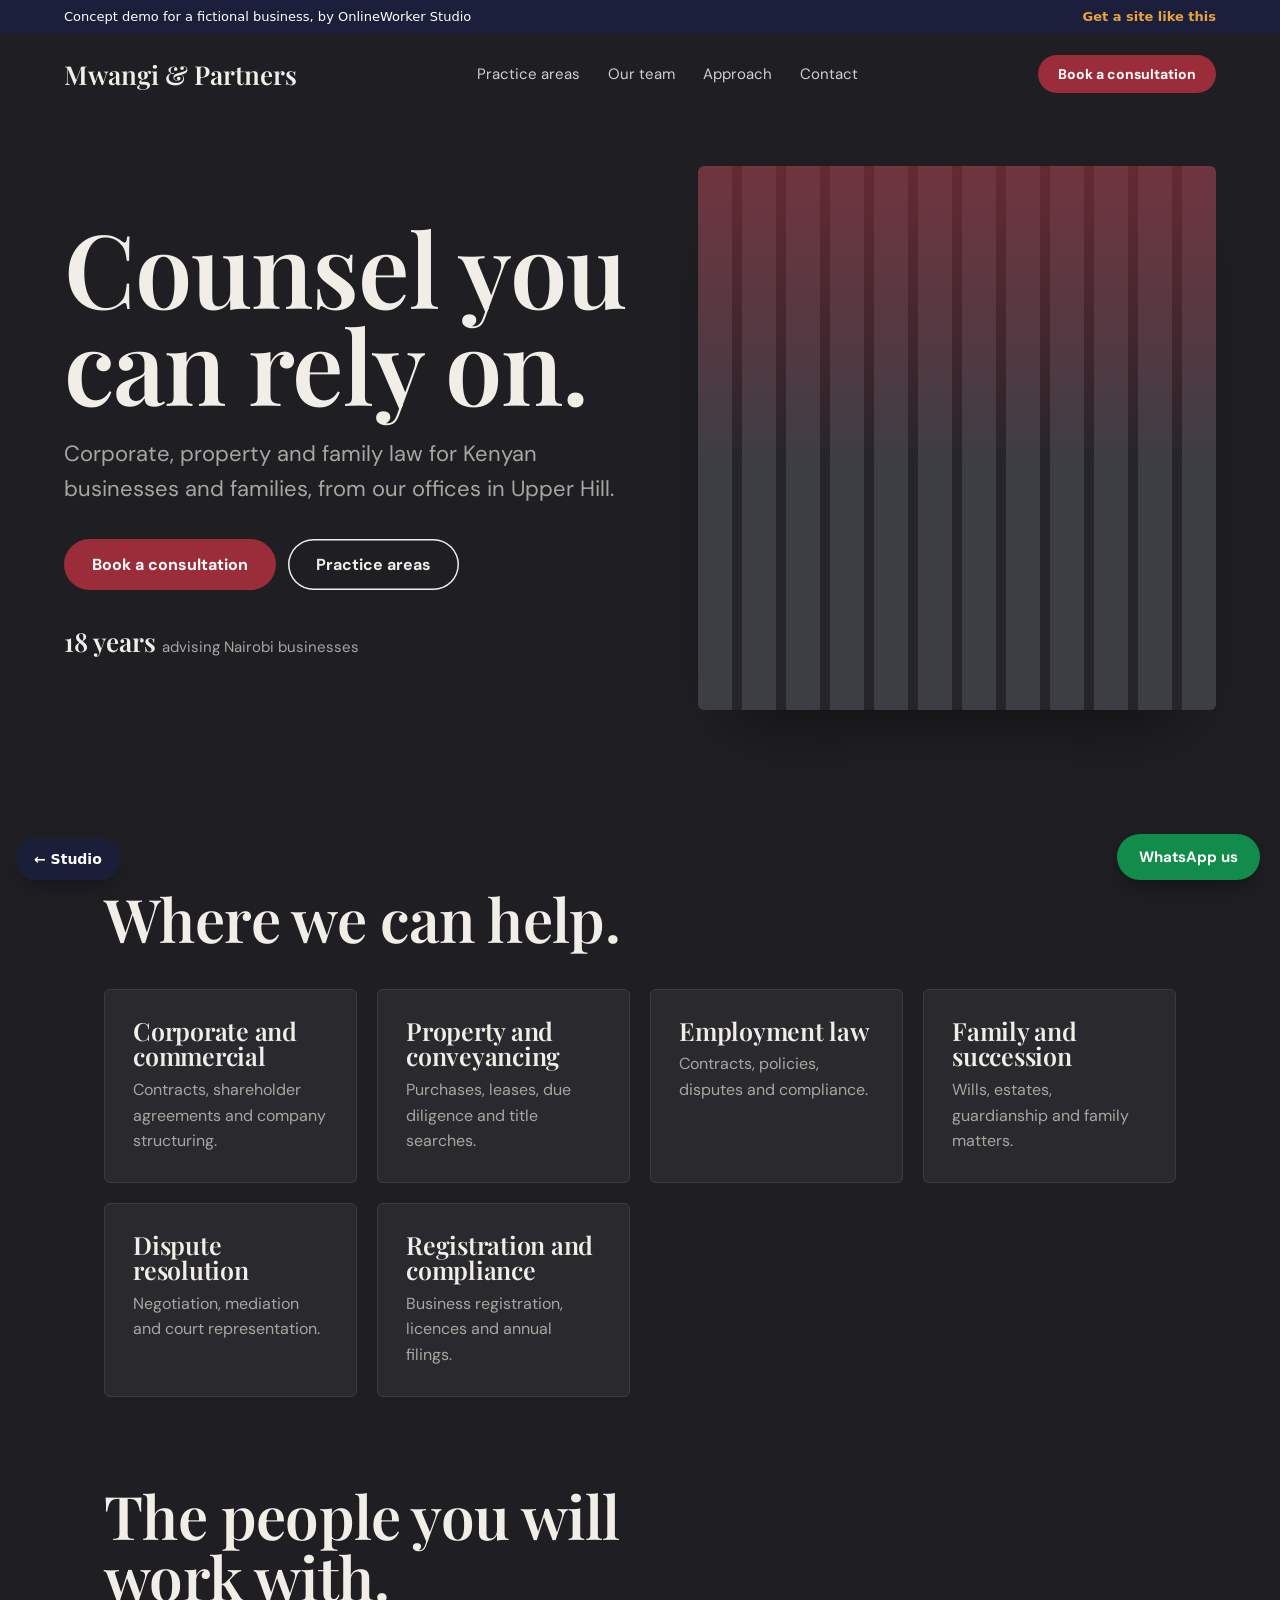
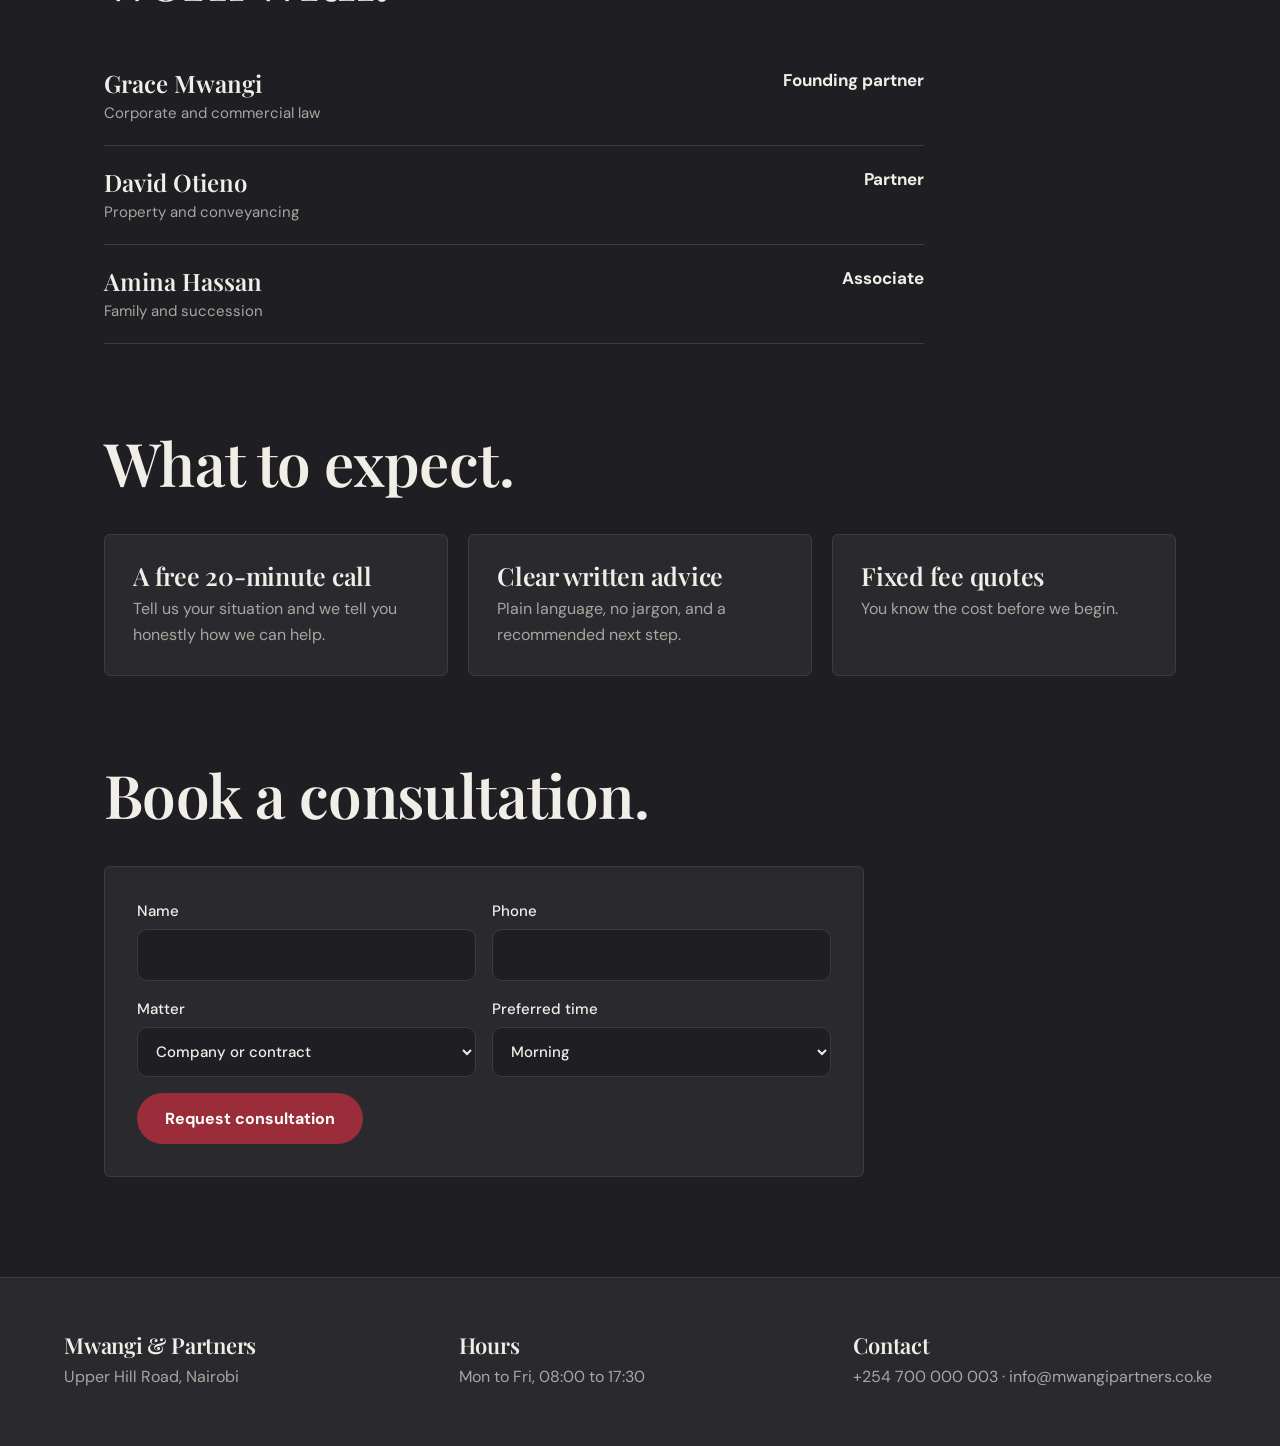
<file: demos/mwangi.html>
<!DOCTYPE html>
<html lang="en">
<head>
<meta charset="utf-8">
<meta name="viewport" content="width=device-width, initial-scale=1">
<title>Mwangi & Partners | Concept demo by OnlineWorker Studio</title>
<meta name="robots" content="noindex">
<link rel="stylesheet" href="https://fonts.googleapis.com/css2?family=Playfair+Display:wght@500;700&family=DM+Sans:wght@400;500;700&display=swap">
<link rel="stylesheet" href="../assets/css/demo.css">
<style>:root{--bg:#1F1F23;--fg:#F1EEE8;--mut:#A9A6A0;--ac:#9B2D3A;--acfg:#fff;--card:#2A2A2E;--line:#3B3B41;--disp:'Playfair Display',Georgia,serif;--r:6px;--art:linear-gradient(180deg,rgba(155,45,58,.55),transparent 55%),repeating-linear-gradient(90deg,#3d3d44 0 34px,#25252a 34px 44px);--g1:linear-gradient(135deg,#3d3d44,#1f1f23);--g2:linear-gradient(135deg,#9B2D3A,#4a1219);--g3:linear-gradient(135deg,#a9a6a0,#3b3b41)}</style>
</head>
<body>
<a class="back-studio" href="/#packages">&larr; Studio</a>
<div class="dbar"><span>Concept demo for a fictional business, by OnlineWorker Studio</span><a href="../index.html#start">Get a site like this</a></div>
<header class="nav"><div class="logo">Mwangi & Partners</div><nav><a href="#practice">Practice areas</a><a href="#team">Our team</a><a href="#approach">Approach</a><a href="#consult">Contact</a></nav><a class="btn sm" href="#consult">Book a consultation</a></header>
<main>
<section class="hero"><div><h1>Counsel you can rely on.</h1><p class="lead">Corporate, property and family law for Kenyan businesses and families, from our offices in Upper Hill.</p><div class="ctas"><a class="btn" href="#consult">Book a consultation</a><a class="btn ghost" href="#practice">Practice areas</a></div><p class="stat"><b>18 years</b>advising Nairobi businesses</p></div><div class="art" role="img" aria-label="Stone columns of a courthouse"></div></section>
<section class="sec" id="practice"><h2>Where we can help.</h2><div class="tiles"><div class="tile"><h3>Corporate and commercial</h3><p>Contracts, shareholder agreements and company structuring.</p></div><div class="tile"><h3>Property and conveyancing</h3><p>Purchases, leases, due diligence and title searches.</p></div><div class="tile"><h3>Employment law</h3><p>Contracts, policies, disputes and compliance.</p></div><div class="tile"><h3>Family and succession</h3><p>Wills, estates, guardianship and family matters.</p></div><div class="tile"><h3>Dispute resolution</h3><p>Negotiation, mediation and court representation.</p></div><div class="tile"><h3>Registration and compliance</h3><p>Business registration, licences and annual filings.</p></div></div></section><section class="sec" id="team"><h2>The people you will work with.</h2><ul class="rows"><li><div><b>Grace Mwangi</b><span>Corporate and commercial law</span></div><em>Founding partner</em></li><li><div><b>David Otieno</b><span>Property and conveyancing</span></div><em>Partner</em></li><li><div><b>Amina Hassan</b><span>Family and succession</span></div><em>Associate</em></li></ul></section><section class="sec" id="approach"><h2>What to expect.</h2><div class="tiles"><div class="tile"><h3>A free 20-minute call</h3><p>Tell us your situation and we tell you honestly how we can help.</p></div><div class="tile"><h3>Clear written advice</h3><p>Plain language, no jargon, and a recommended next step.</p></div><div class="tile"><h3>Fixed fee quotes</h3><p>You know the cost before we begin.</p></div></div></section><section class="sec" id="consult"><h2>Book a consultation.</h2><form class="book" data-done="Thank you. We will confirm your slot shortly. On your own website, this reaches your inbox and WhatsApp instantly."><label>Name<input type="text" required></label><label>Phone<input type="tel" required></label><label>Matter<select required><option>Company or contract</option><option>Property</option><option>Employment</option><option>Family or estate</option><option>Dispute</option><option>Other</option></select></label><label>Preferred time<select required><option>Morning</option><option>Afternoon</option><option>Evening call</option></select></label><button class="btn" type="submit">Request consultation</button></form></section>
</main>
<footer class="foot"><div><h3>Mwangi & Partners</h3><p>Upper Hill Road, Nairobi</p></div><div><h3>Hours</h3><p>Mon to Fri, 08:00 to 17:30</p></div><div><h3>Contact</h3><p>+254 700 000 003 · info@mwangipartners.co.ke</p></div></footer>
<a class="wa" href="https://wa.me/254795107114?text=Hi%20Herman%2C%20I%20explored%20the%20Mwangi%20and%20Partners%20demo%20and%20want%20a%20website%20like%20it">WhatsApp us</a>
<script src="../assets/js/demo.js" defer></script>
</body>
</html>
</file>
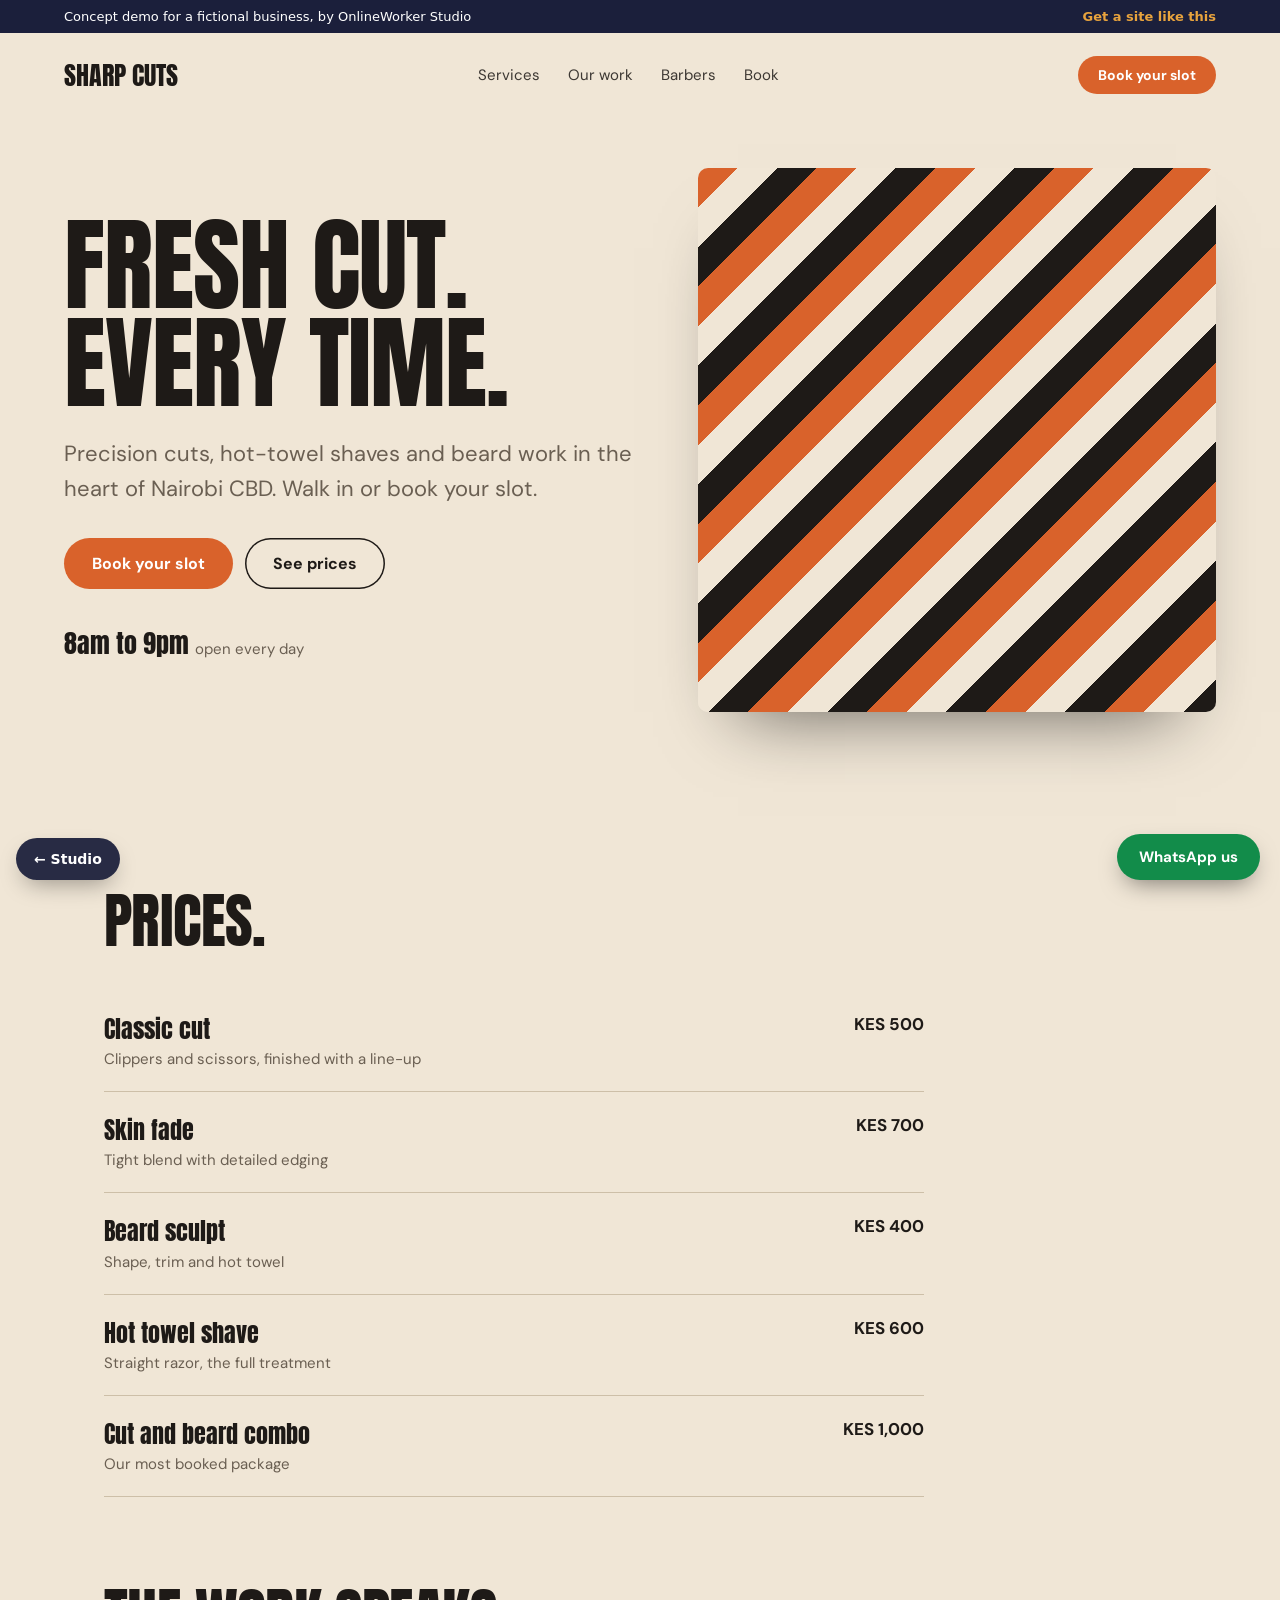
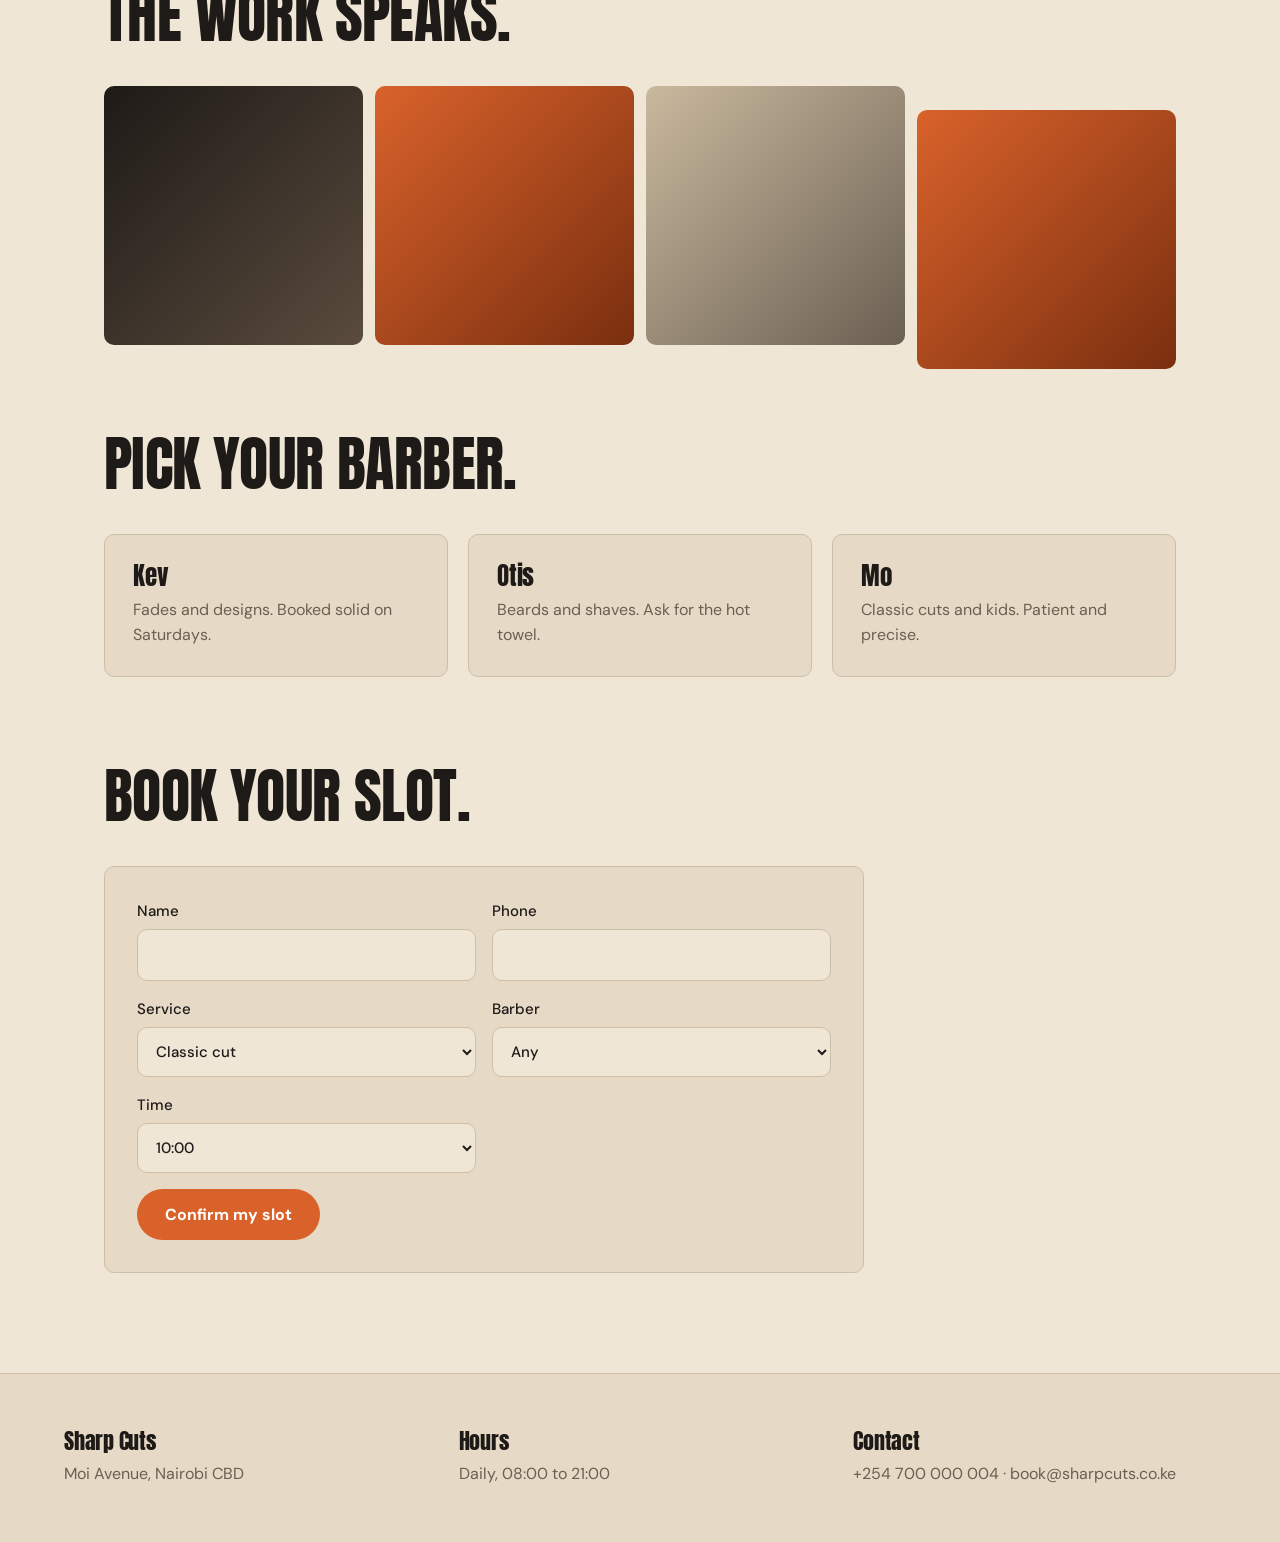
<file: demos/sharpcuts.html>
<!DOCTYPE html>
<html lang="en">
<head>
<meta charset="utf-8">
<meta name="viewport" content="width=device-width, initial-scale=1">
<title>Sharp Cuts | Concept demo by OnlineWorker Studio</title>
<meta name="robots" content="noindex">
<link rel="stylesheet" href="https://fonts.googleapis.com/css2?family=Anton&family=DM+Sans:wght@400;500;700&display=swap">
<link rel="stylesheet" href="../assets/css/demo.css">
<style>:root{--bg:#F0E6D6;--fg:#1E1A17;--mut:#6A5F52;--ac:#D9622B;--acfg:#fff;--card:#E6DAC6;--line:#CDBFA8;--disp:'Anton',Impact,sans-serif;--dw:400;--h1t:uppercase;--r:10px;--art:repeating-linear-gradient(135deg,#D9622B 0 28px,#F0E6D6 28px 56px,#1E1A17 56px 84px);--g1:linear-gradient(135deg,#1E1A17,#5a4b3d);--g2:linear-gradient(135deg,#D9622B,#7a2f0f);--g3:linear-gradient(135deg,#c9b99e,#6A5F52)}</style>
</head>
<body>
<a class="back-studio" href="/#packages">&larr; Studio</a>
<div class="dbar"><span>Concept demo for a fictional business, by OnlineWorker Studio</span><a href="../index.html#start">Get a site like this</a></div>
<header class="nav"><div class="logo">Sharp Cuts</div><nav><a href="#services">Services</a><a href="#work">Our work</a><a href="#barbers">Barbers</a><a href="#book">Book</a></nav><a class="btn sm" href="#book">Book your slot</a></header>
<main>
<section class="hero"><div><h1>Fresh cut. Every time.</h1><p class="lead">Precision cuts, hot-towel shaves and beard work in the heart of Nairobi CBD. Walk in or book your slot.</p><div class="ctas"><a class="btn" href="#book">Book your slot</a><a class="btn ghost" href="#services">See prices</a></div><p class="stat"><b>8am to 9pm</b>open every day</p></div><div class="art" role="img" aria-label="A barber pole pattern"></div></section>
<section class="sec" id="services"><h2>Prices.</h2><ul class="rows"><li><div><b>Classic cut</b><span>Clippers and scissors, finished with a line-up</span></div><em>KES 500</em></li><li><div><b>Skin fade</b><span>Tight blend with detailed edging</span></div><em>KES 700</em></li><li><div><b>Beard sculpt</b><span>Shape, trim and hot towel</span></div><em>KES 400</em></li><li><div><b>Hot towel shave</b><span>Straight razor, the full treatment</span></div><em>KES 600</em></li><li><div><b>Cut and beard combo</b><span>Our most booked package</span></div><em>KES 1,000</em></li></ul></section><section class="sec" id="work"><h2>The work speaks.</h2><div class="gal"><i></i><i></i><i></i><i></i></div></section><section class="sec" id="barbers"><h2>Pick your barber.</h2><div class="tiles"><div class="tile"><h3>Kev</h3><p>Fades and designs. Booked solid on Saturdays.</p></div><div class="tile"><h3>Otis</h3><p>Beards and shaves. Ask for the hot towel.</p></div><div class="tile"><h3>Mo</h3><p>Classic cuts and kids. Patient and precise.</p></div></div></section><section class="sec" id="book"><h2>Book your slot.</h2><form class="book" data-done="Slot held. On your own website, this reaches your WhatsApp and your barbers instantly."><label>Name<input type="text" required></label><label>Phone<input type="tel" required></label><label>Service<select required><option>Classic cut</option><option>Skin fade</option><option>Beard sculpt</option><option>Hot towel shave</option><option>Cut and beard combo</option></select></label><label>Barber<select required><option>Any</option><option>Kev</option><option>Otis</option><option>Mo</option></select></label><label>Time<select required><option>10:00</option><option>12:00</option><option>14:00</option><option>16:00</option><option>18:00</option><option>20:00</option></select></label><button class="btn" type="submit">Confirm my slot</button></form></section>
</main>
<footer class="foot"><div><h3>Sharp Cuts</h3><p>Moi Avenue, Nairobi CBD</p></div><div><h3>Hours</h3><p>Daily, 08:00 to 21:00</p></div><div><h3>Contact</h3><p>+254 700 000 004 · book@sharpcuts.co.ke</p></div></footer>
<a class="wa" href="https://wa.me/254795107114?text=Hi%20Herman%2C%20I%20explored%20the%20Sharp%20Cuts%20demo%20and%20want%20a%20website%20like%20it">WhatsApp us</a>
<script src="../assets/js/demo.js" defer></script>
</body>
</html>
</file>
<file: assets/css/ow-tokens.css>
/* =========================================================
   OnlineWorker shared foundation
   Identical file in Main, Studio and Library. Edit one, copy to all.
   Shared: typefaces, neutrals, accent palette, shape scale, network bar.
   Not shared: each site picks its own lead accent and shape language
   by overriding --ow-accent* after this file loads.
   ========================================================= */
:root {
  /* typefaces: Instrument Sans (display) + Inter (text) */
  --ow-display: "Instrument Sans", "Inter", system-ui, -apple-system, sans-serif;
  --ow-sans: "Inter", system-ui, -apple-system, "Segoe UI", sans-serif;
  --ow-mono: ui-monospace, "SF Mono", Menlo, Consolas, monospace;

  /* neutrals */
  --ow-navy: #0e1a33;
  --ow-navy-deep: #0a1426;
  --ow-navy-soft: #16264a;
  --ow-ink: #10182b;
  --ow-ink-soft: #4a5468;
  --ow-ink-faint: #7a8397;
  --ow-paper: #f6f3ee;
  --ow-paper-deep: #efebe2;
  --ow-card: #fffdfa;
  --ow-line: #e2dfd6;
  --ow-line-on-navy: rgba(255, 255, 255, 0.14);
  --ow-text-on-navy: #c9d1e6;

  /* the four family hues: base / light (on navy) / text (on paper) */
  --ow-cobalt: #2c4bdb;     --ow-cobalt-l: #8fa6ff;    --ow-cobalt-t: #1f37a8;
  --ow-vermilion: #e8632c;  --ow-vermilion-l: #ff9060; --ow-vermilion-t: #b8400f;
  --ow-gold: #c99a1e;       --ow-gold-l: #e9c14f;      --ow-gold-t: #8a6606;
  --ow-teal: #12907f;       --ow-teal-l: #3fcbb5;      --ow-teal-t: #0c6b5e;

  /* each site overrides these three */
  --ow-accent: var(--ow-cobalt);
  --ow-accent-l: var(--ow-cobalt-l);
  --ow-accent-t: var(--ow-cobalt-t);

  /* shape + motion scale */
  --ow-radius-sm: 8px;
  --ow-radius: 12px;
  --ow-radius-lg: 20px;
  --ow-ease: cubic-bezier(0.22, 0.61, 0.36, 1);
}

::selection { background: var(--ow-accent); color: #fff; }

/* Network bar: the same strip at the top of every OnlineWorker site */
.ow-bar { background: var(--ow-navy-deep); color: var(--ow-text-on-navy); font: 500 0.78rem/1 var(--ow-sans); letter-spacing: 0.02em; }
.ow-bar-in { max-width: 1280px; margin: 0 auto; padding: 0 clamp(20px, 5vw, 48px); min-height: 34px; display: flex; align-items: center; justify-content: space-between; gap: 16px; }
.ow-bar-lead { font-family: var(--ow-display); font-weight: 600; color: #fff; letter-spacing: 0.01em; }
.ow-bar nav { display: flex; gap: 4px; }
.ow-bar a { color: var(--ow-text-on-navy); text-decoration: none; padding: 11px 10px; border-radius: 4px; transition: color 0.2s var(--ow-ease); }
.ow-bar a:hover { color: #fff; }
.ow-bar a[aria-current] { color: #fff; box-shadow: inset 0 -2px 0 var(--ow-accent-l); }
.ow-bar a:focus-visible { outline: 2px solid var(--ow-accent-l); outline-offset: -2px; }
@media (max-width: 480px) { .ow-bar-lead { display: none; } .ow-bar-in { justify-content: center; } }

/* Legal pages (Privacy, Terms, Cookies, Disclaimer) and footer legal links */
.legal-wrap { max-width: 1120px; margin: 0 auto; padding: 48px clamp(20px, 5vw, 56px) 96px; }
.legal { max-width: 720px; font-family: var(--ow-sans); font-size: 1rem; line-height: 1.7; color: var(--ow-ink); }
.legal-title { font: 700 clamp(2rem, 5vw, 2.8rem)/1.1 var(--ow-display); letter-spacing: -0.02em; margin: 0 0 8px; max-width: none; color: var(--ow-ink); }
.legal-meta { font-size: 0.9rem; color: var(--ow-ink-faint); margin: 0 0 20px; }
.legal h2 { font: 600 1.3rem/1.3 var(--ow-display); letter-spacing: -0.01em; max-width: none; margin: 2.2em 0 0.6em; color: var(--ow-ink); }
.legal p, .legal li { font-size: 1rem; line-height: 1.7; color: var(--ow-ink-soft); max-width: none; margin: 0 0 1em; }
.legal li { margin-bottom: 0.6em; }
.legal ul { padding-left: 1.25em; margin: 0 0 1.2em; }
.legal strong { color: var(--ow-ink); font-weight: 600; }
.legal a { color: var(--ow-accent-t); text-underline-offset: 3px; }
.legal code { font-family: var(--ow-mono); font-size: 0.9em; background: var(--ow-paper-deep); padding: 1px 5px; border-radius: 4px; }
.legal-nav { display: flex; flex-wrap: wrap; gap: 6px 18px; margin: 0 0 28px; padding-bottom: 14px; border-bottom: 1px solid var(--ow-line); font: 600 0.9rem var(--ow-display); }
.legal-nav a { color: var(--ow-ink-soft); text-decoration: none; }
.legal-nav a:hover { color: var(--ow-ink); }
.legal-nav a[aria-current] { color: var(--ow-accent-t); box-shadow: inset 0 -2px 0 var(--ow-accent); }
.ow-legal-links a { color: inherit; text-underline-offset: 3px; }
</file>
<file: assets/css/styles.css>
/* OnlineWorker Studio: design tokens.
   Shared foundation (fonts, neutrals, palette) lives in ow-tokens.css.
   Studio's own voice: vermilion lead, teal support, pill buttons, big tight display type. */
:root {
  --ow-accent: var(--ow-vermilion);
  --ow-accent-l: var(--ow-vermilion-l);
  --ow-accent-t: var(--ow-vermilion-t);
  --paper: var(--ow-paper);
  --white: var(--ow-card);
  --ink: var(--ow-ink);
  --navy: var(--ow-navy);
  --muted: var(--ow-ink-soft);
  --line: var(--ow-line);
  --accent: var(--ow-accent);
  --teal: var(--ow-teal-t);
  --display: var(--ow-display);
  --body: var(--ow-sans);
  --pad: clamp(20px, 5vw, 56px);
}
*, *::before, *::after { box-sizing: border-box; }
html { scroll-behavior: smooth; }
body { margin: 0; background: var(--paper); color: var(--ink); font: 400 18px/1.6 var(--body); -webkit-font-smoothing: antialiased; }
h1, h2, h3 { font-family: var(--display); line-height: 1.05; margin: 0; letter-spacing: -.02em; }
h2 { font-size: clamp(32px, 5vw, 56px); font-weight: 700; max-width: 18ch; }
h3 { font-size: 21px; font-weight: 700; letter-spacing: -.01em; }
p { margin: 0; }
a { color: inherit; }
.wrap { max-width: 1120px; margin: 0 auto; padding: 96px var(--pad) 0; }
.narrow { max-width: 680px; }
.sub { color: var(--muted); margin-top: 16px; max-width: 52ch; }

.skip { position: absolute; left: -999px; }
.skip:focus { left: 16px; top: 16px; background: var(--navy); color: #fff; padding: 10px 16px; z-index: 10; }
:focus-visible { outline: 3px solid var(--accent); outline-offset: 3px; }

.top { display: flex; justify-content: space-between; align-items: center; padding: 20px var(--pad); max-width: 1280px; margin: 0 auto; }
.brand { font: 700 20px var(--display); text-decoration: none; }
.brand span { font-weight: 500; color: var(--muted); }
.brand::before { content: ""; display: inline-block; width: 10px; height: 10px; border-radius: 50%; background: var(--accent); margin-right: 10px; }

.btn { display: inline-block; background: var(--navy); color: #fff; font: 700 16px var(--body); text-decoration: none; padding: 16px 28px; border-radius: 999px; border: 0; cursor: pointer; transition: transform .2s, background .2s; }
.btn:hover { background: var(--ow-accent-t); transform: translateY(-2px); }
.btn-sm { padding: 10px 20px; font-size: 14px; }
.btn-ghost { background: transparent; color: var(--ink); box-shadow: inset 0 0 0 1.5px var(--ink); }
.btn-ghost:hover { background: var(--navy); color: #fff; }

/* Hero */
.hero { max-width: 1280px; margin: 0 auto; padding: clamp(48px, 9vw, 120px) var(--pad) 72px; }
.hero h1 { font-size: clamp(46px, 10vw, 128px); font-weight: 700; max-width: 12ch; line-height: .95; letter-spacing: -.035em; animation: rise .9s cubic-bezier(.2, .7, .2, 1) both; }
.lead { font-size: clamp(18px, 2.2vw, 24px); color: var(--muted); max-width: 40ch; margin: 28px 0 36px; }
.cta { display: flex; gap: 12px; flex-wrap: wrap; }
@keyframes rise { from { opacity: 0; transform: translateY(28px); } }

/* Concept showcase */
.concepts { background: var(--navy); color: #fff; padding: 96px 0 112px; }
.concepts .wrap { padding-top: 0; }
.concepts .sub { color: var(--ow-text-on-navy); }
.shows { display: grid; grid-template-columns: repeat(2, 1fr); gap: 64px 40px; max-width: 1280px; margin: 0 auto; padding: 64px var(--pad) 0; }
.show { display: block; color: #fff; text-decoration: none; }
.show h3 { margin: 24px 0 6px; font-size: 26px; }
.show p { color: var(--ow-text-on-navy); font-size: 17px; max-width: 42ch; }
.go { display: inline-block; margin-top: 14px; font-weight: 700; color: var(--ow-accent-l); border-bottom: 2px solid transparent; }
.show:hover .go { border-color: var(--ow-accent-l); }
.frame { background: #fff; border-radius: 14px; overflow: hidden; box-shadow: 0 34px 60px -30px rgba(0, 0, 0, .8); transition: transform .35s, box-shadow .35s; }
.show:hover .frame { transform: translateY(-10px); box-shadow: 0 50px 70px -30px rgba(0, 0, 0, .9); }
.bar { display: flex; align-items: center; gap: 6px; padding: 10px 12px; background: #EEEDEA; }
.bar i { width: 9px; height: 9px; border-radius: 50%; background: #CFCDC7; }
.bar b { margin-left: 8px; font: 500 12px var(--body); color: #6B6E80; }
.screen { aspect-ratio: 16 / 10; padding: 15% 6% 6%; display: grid; grid-template-columns: 1.1fr .9fr; gap: 5%; align-items: center; position: relative; background: var(--bg); color: var(--fg); }
.mn { position: absolute; top: 0; left: 0; right: 0; display: flex; justify-content: space-between; padding: 3.5% 6%; font-size: 11px; opacity: .8; }
.mc { display: grid; gap: 14px; justify-items: start; }
.mc h3 { margin: 0; font: 700 clamp(20px, 3.2vw, 38px)/1 var(--display); letter-spacing: -.02em; }
.pill { background: var(--ac); color: var(--acfg); font-weight: 700; font-size: 12px; padding: 8px 14px; border-radius: 999px; }
.mart { align-self: stretch; border-radius: 10px; background: var(--art); }
[data-theme="kijani"] { --bg: #123D2B; --fg: #F2EBD9; --ac: #E8C26B; --acfg: #123D2B; --art: radial-gradient(circle, #F2EBD9 0 26%, #E8C26B 26% 28%, #2a7a58 28% 50%, #0c2c1f 50%); }
[data-theme="crest"] { --bg: #F3F1EC; --fg: #15233F; --ac: #15233F; --acfg: #F3E3B3; --art: repeating-linear-gradient(90deg, transparent 0 14px, rgba(255, 255, 255, .22) 14px 17px), repeating-linear-gradient(0deg, transparent 0 20px, rgba(255, 255, 255, .22) 20px 23px), linear-gradient(180deg, #9DB4D6, #15233F); }
[data-theme="mwangi"] { --bg: #1F1F23; --fg: #F1EEE8; --ac: #9B2D3A; --acfg: #fff; --art: linear-gradient(180deg, rgba(155, 45, 58, .55), transparent 55%), repeating-linear-gradient(90deg, #3d3d44 0 20px, #25252a 20px 26px); }
[data-theme="sharpcuts"] { --bg: #F0E6D6; --fg: #1E1A17; --ac: #D9622B; --acfg: #fff; --art: repeating-linear-gradient(135deg, #D9622B 0 18px, #F0E6D6 18px 36px, #1E1A17 36px 54px); }

/* Before and after */
.split { display: grid; grid-template-columns: 1fr 1.2fr; gap: 56px; align-items: start; }
.ba { display: grid; grid-template-columns: 1fr 1fr; gap: 16px; }
.ba-col { padding: 26px; border-radius: 16px; border: 1px solid var(--line); background: var(--white); }
.ba-after { background: var(--teal); color: #fff; border-color: var(--teal); }
.ba ul { list-style: none; padding: 0; margin: 16px 0 0; display: grid; gap: 12px; font-size: 16px; }
.ba-col:not(.ba-after) ul { color: var(--muted); }

/* Features */
.grid { display: grid; grid-template-columns: repeat(3, 1fr); gap: 44px 40px; margin-top: 48px; }
.grid p { color: var(--muted); font-size: 16px; margin-top: 8px; }

/* Process */
.steps { list-style: none; padding: 0; margin: 48px 0 0; }
.steps li { display: grid; grid-template-columns: 90px 1fr; gap: 20px; padding: 26px 0; border-top: 1px solid var(--line); }
.steps li:last-child { border-bottom: 1px solid var(--line); }
.steps b { font: 500 22px var(--display); color: var(--teal); }
.steps p { color: var(--muted); margin-top: 4px; }

/* Price and trust */
.price { display: grid; grid-template-columns: 1.2fr 1fr; gap: 48px; align-items: center; }
.price-card { background: var(--white); border: 1px solid var(--line); border-radius: var(--ow-radius-lg); padding: clamp(28px, 4vw, 48px); }
.price-card h2 { font-size: clamp(28px, 3.6vw, 40px); }
.amount { font: 700 clamp(34px, 5vw, 52px) var(--display); color: var(--teal); margin: 12px 0 24px; }
.price-card ul { list-style: none; padding: 0; margin: 0 0 32px; display: grid; grid-template-columns: 1fr 1fr; gap: 10px 24px; font-size: 16px; }
.price-card li::before { content: "✓"; color: var(--teal); font-weight: 700; margin-right: 10px; }
.trust p { color: var(--muted); margin-top: 14px; }
.trust a { display: inline-block; margin-top: 18px; font-weight: 700; }

/* Form */
.start { margin-top: 104px; background: var(--white); padding-bottom: 104px; border-top: 1px solid var(--line); }
form { display: grid; gap: 18px; margin-top: 36px; }
label { display: grid; gap: 6px; font-weight: 500; font-size: 16px; }
input:not([type="checkbox"]) { font: inherit; padding: 14px 16px; border: 1.5px solid var(--line); border-radius: 10px; background: var(--paper); color: var(--ink); }
input:focus { border-color: var(--teal); outline: none; box-shadow: 0 0 0 3px rgba(18, 115, 105, .2); }
fieldset { border: 0; padding: 0; margin: 0; display: flex; flex-wrap: wrap; gap: 10px 22px; }
legend { font-weight: 500; font-size: 16px; margin-bottom: 10px; }
.chk { display: flex; align-items: center; gap: 8px; }
.chk input { width: 18px; height: 18px; accent-color: var(--teal); }
.err { color: #B3261E; font-size: 15px; }
.note { color: var(--muted); font-size: 14px; }

.foot { padding: 40px var(--pad); text-align: center; color: var(--muted); font-size: 14px; display: grid; gap: 6px; }

@media (max-width: 860px) {
  .wrap { padding-top: 72px; }
  .split, .price { grid-template-columns: 1fr; gap: 36px; }
  .shows { grid-template-columns: 1fr; }
  .ba { grid-template-columns: 1fr; }
  .grid { grid-template-columns: 1fr; gap: 28px; }
  .steps li { grid-template-columns: 1fr; gap: 4px; }
  .price-card ul { grid-template-columns: 1fr; }
}
@media (prefers-reduced-motion: reduce) {
  html { scroll-behavior: auto; }
  *, *::before, *::after { animation: none !important; transition: none !important; }
}

/* ---------- packages (Starter / Business) ---------- */
.pkg-grid { display: grid; grid-template-columns: 1fr 1fr; gap: 28px; margin-top: 28px; }
.pkg-grid .price-card h3 { font-size: clamp(24px, 3vw, 30px); }
.pkg-grid .price-card ul { grid-template-columns: 1fr; }
.price-card .detail { margin: -14px 0 22px; color: var(--muted); }
.pkg-note { color: var(--muted); font-size: 15px; margin-top: 18px; max-width: 70ch; }
.pkg-note a, .foot-links a { color: var(--teal); font-weight: 700; }
@media (max-width: 860px) { .pkg-grid { grid-template-columns: 1fr; } }
</file>
<file: assets/css/demo.css>
/* Shared styles for the demo websites. Each demo sets its own tokens in a <style> block. */
:root{--bg:#fff;--fg:#111;--mut:#666;--ac:#c00;--acfg:#fff;--card:#f5f5f5;--line:#ddd;--r:12px;--ar:var(--r);--dw:600;--h1t:none;--body:'DM Sans',system-ui,sans-serif}
*{box-sizing:border-box}html{scroll-behavior:smooth}
body{margin:0;background:var(--bg);color:var(--fg);font:400 17px/1.6 var(--body);-webkit-font-smoothing:antialiased}
h1,h2,h3{font-family:var(--disp);font-weight:var(--dw);line-height:1.02;margin:0;letter-spacing:-.01em}
p{margin:0}a{color:inherit}
:focus-visible{outline:3px solid var(--ac);outline-offset:3px}
.dbar{position:sticky;top:0;z-index:20;display:flex;justify-content:space-between;gap:12px;align-items:center;background:#1B1F3B;color:#fff;font:500 13px system-ui,sans-serif;padding:9px 5vw}
.dbar a{color:#E8A33D;font-weight:700;text-decoration:none;white-space:nowrap}
.nav{display:flex;justify-content:space-between;align-items:center;gap:20px;padding:22px 5vw}
.logo{font:var(--dw) 26px var(--disp);text-transform:var(--h1t)}
.nav nav{display:flex;gap:28px;font-size:15px}.nav nav a{text-decoration:none;opacity:.85}.nav nav a:hover{opacity:1}
.btn{display:inline-block;background:var(--ac);color:var(--acfg);font:700 16px var(--body);text-decoration:none;padding:15px 28px;border-radius:999px;border:0;cursor:pointer;transition:transform .2s}
.btn:hover{transform:translateY(-2px)}.btn.sm{padding:10px 20px;font-size:14px}
.btn.ghost{background:none;color:var(--fg);box-shadow:inset 0 0 0 1.5px var(--fg)}
.hero{display:grid;grid-template-columns:1.1fr 1fr;gap:5vw;align-items:center;padding:4vw 5vw 7vw;min-height:76vh}
.hero h1{font-size:clamp(48px,8vw,104px);text-transform:var(--h1t);line-height:.95}
.lead{font-size:clamp(18px,2vw,22px);color:var(--mut);max-width:38ch;margin:24px 0 32px}
.ctas{display:flex;gap:12px;flex-wrap:wrap}
.stat{margin-top:34px;color:var(--mut);font-size:15px}.stat b{font:var(--dw) 26px var(--disp);color:var(--fg);margin-right:6px}
.art{aspect-ratio:1/1.05;border-radius:var(--ar);background:var(--art);box-shadow:0 40px 70px -40px rgba(0,0,0,.6)}
.search{display:flex;gap:8px;flex-wrap:wrap;margin-top:34px;padding:10px;background:var(--card);border:1px solid var(--line);border-radius:999px;max-width:560px}
.search select{flex:1;min-width:110px;border:0;background:none;color:var(--fg);font:500 15px var(--body);padding:8px 12px}
.sec{max-width:1200px;margin:0 auto;padding:88px 5vw 0}
.sec h2{font-size:clamp(34px,5vw,60px);max-width:16ch;margin-bottom:40px;text-transform:var(--h1t)}
.tiles{display:grid;grid-template-columns:repeat(auto-fit,minmax(240px,1fr));gap:20px}
.tile{background:var(--card);border:1px solid var(--line);border-radius:var(--r);padding:28px}
.tile h3{font-size:25px;margin-bottom:8px}.tile p,.tile span{color:var(--mut);font-size:16px}
.tile .ph{aspect-ratio:4/3;border-radius:calc(var(--r) - 4px);margin:-12px -12px 20px;background:var(--g1)}
.tile:nth-child(2) .ph{background:var(--g2)}.tile:nth-child(3) .ph{background:var(--g3)}
.rows{list-style:none;padding:0;margin:0;max-width:820px}
.rows li{display:flex;justify-content:space-between;gap:24px;padding:20px 0;border-bottom:1px solid var(--line)}
.rows b{font:var(--dw) 24px var(--disp)}.rows span{display:block;color:var(--mut);font-size:15px}.rows em{font-style:normal;font-weight:700;white-space:nowrap}
.gal{display:grid;grid-template-columns:repeat(4,1fr);gap:12px}
.gal i{aspect-ratio:1;border-radius:var(--r);background:var(--g1)}
.gal i:nth-child(2n){background:var(--g2)}.gal i:nth-child(3n){background:var(--g3)}.gal i:nth-child(4){transform:translateY(24px)}
blockquote{margin:0;max-width:30ch;font:var(--dw) clamp(28px,4vw,46px)/1.15 var(--disp)}
blockquote cite{display:block;margin-top:20px;font:400 15px var(--body);color:var(--mut)}
.book{display:grid;grid-template-columns:1fr 1fr;gap:16px;max-width:760px;padding:32px;background:var(--card);border:1px solid var(--line);border-radius:var(--r)}
.book label{display:grid;gap:6px;font-weight:500;font-size:15px}
.book input,.book select{font:inherit;padding:13px 14px;border:1.5px solid var(--line);border-radius:10px;background:var(--bg);color:var(--fg)}
.book .btn{grid-column:1/-1;justify-self:start}
.done{padding:20px;border-radius:10px;background:var(--ac);color:var(--acfg);font-weight:700;grid-column:1/-1}
.foot{margin-top:100px;padding:56px 5vw;display:grid;grid-template-columns:repeat(auto-fit,minmax(200px,1fr));gap:32px;background:var(--card);border-top:1px solid var(--line)}
.foot h3{font-size:22px;margin-bottom:8px}.foot p{color:var(--mut);font-size:16px}
.wa{position:fixed;right:20px;bottom:20px;background:#128C4A;color:#fff;font:700 15px var(--body);text-decoration:none;padding:13px 22px;border-radius:999px;box-shadow:0 10px 24px -8px rgba(0,0,0,.5);z-index:15}
@media(max-width:820px){.hero{grid-template-columns:1fr;min-height:0}.art{aspect-ratio:16/10}.nav nav{display:none}.gal{grid-template-columns:1fr 1fr}.book{grid-template-columns:1fr;padding:22px}.dbar span{font-size:12px}}
@media(prefers-reduced-motion:reduce){html{scroll-behavior:auto}*{transition:none!important}}

.back-studio{position:fixed;left:16px;bottom:20px;z-index:50;background:rgba(27,31,59,.94);color:#fff;font:700 14px system-ui,-apple-system,sans-serif;text-decoration:none;padding:13px 18px;border-radius:999px;box-shadow:0 10px 24px -8px rgba(0,0,0,.4)}
.back-studio:hover{background:#127369}
</file>
